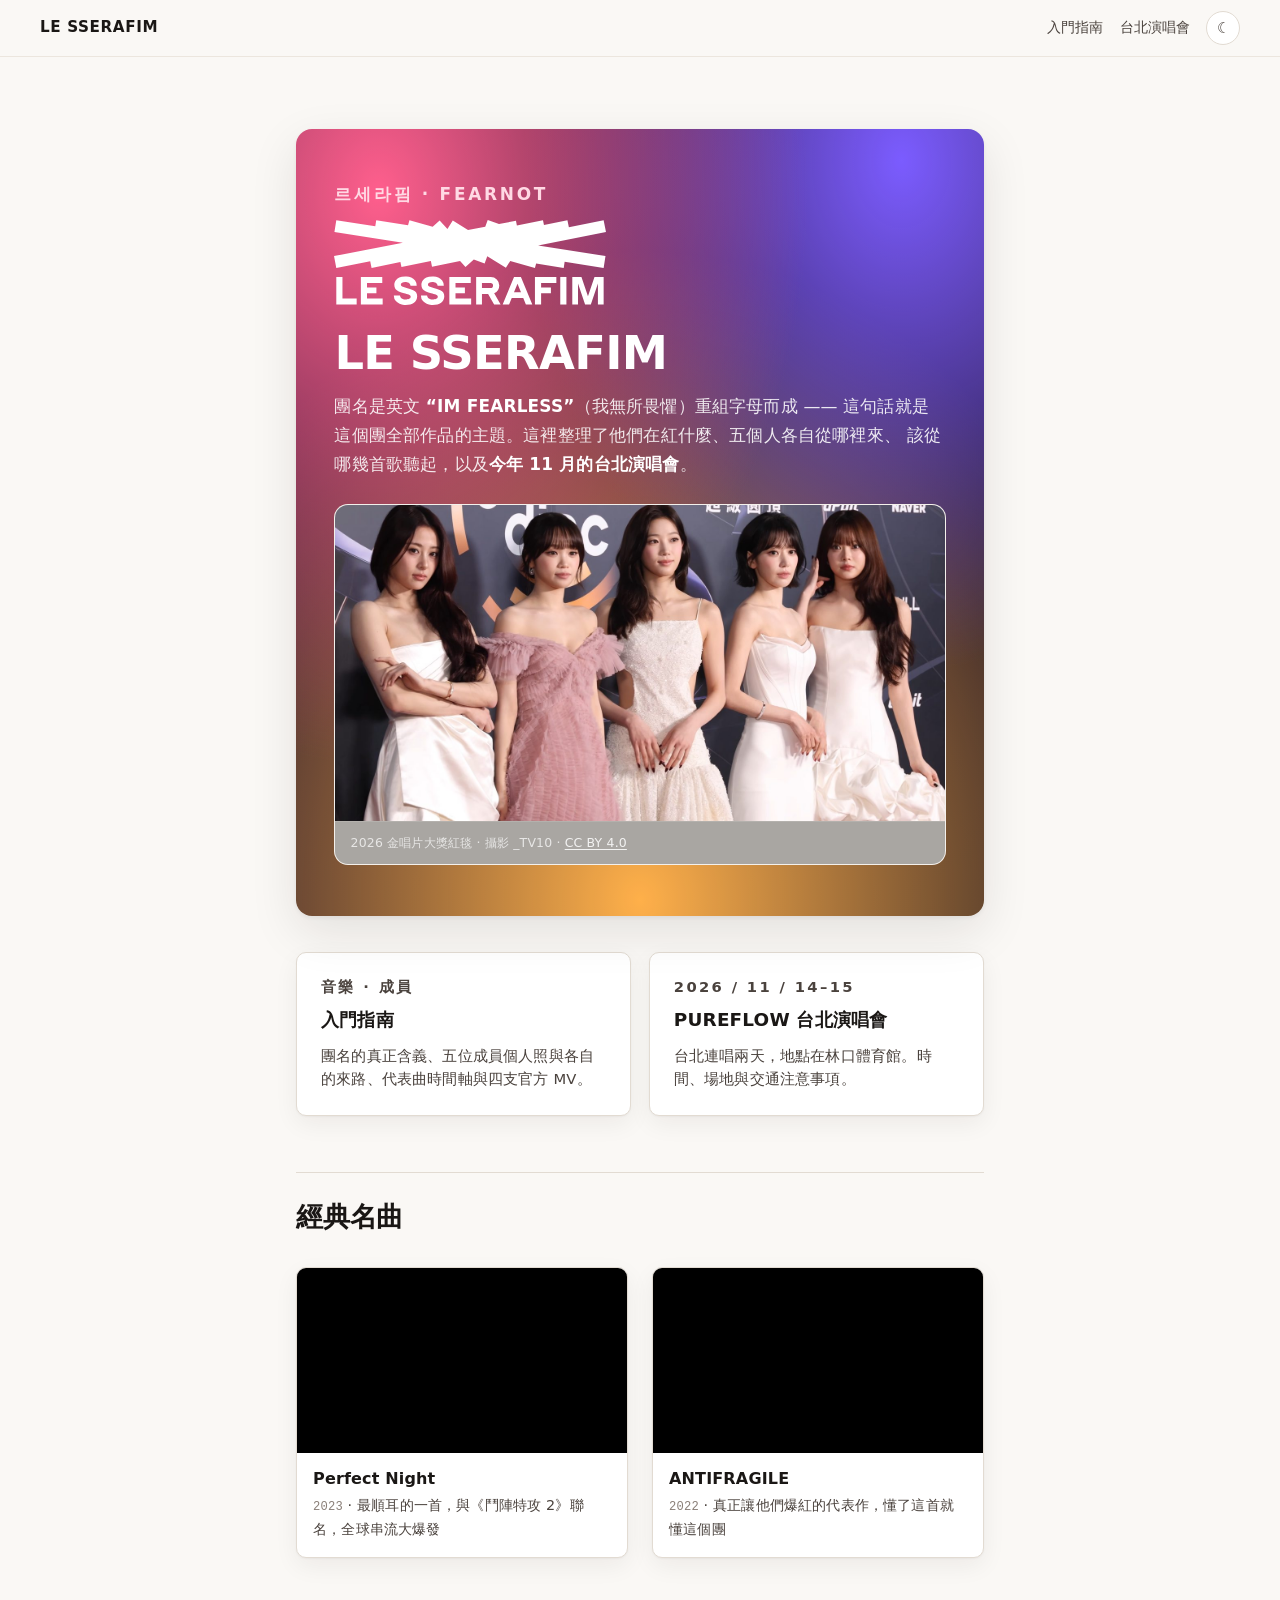
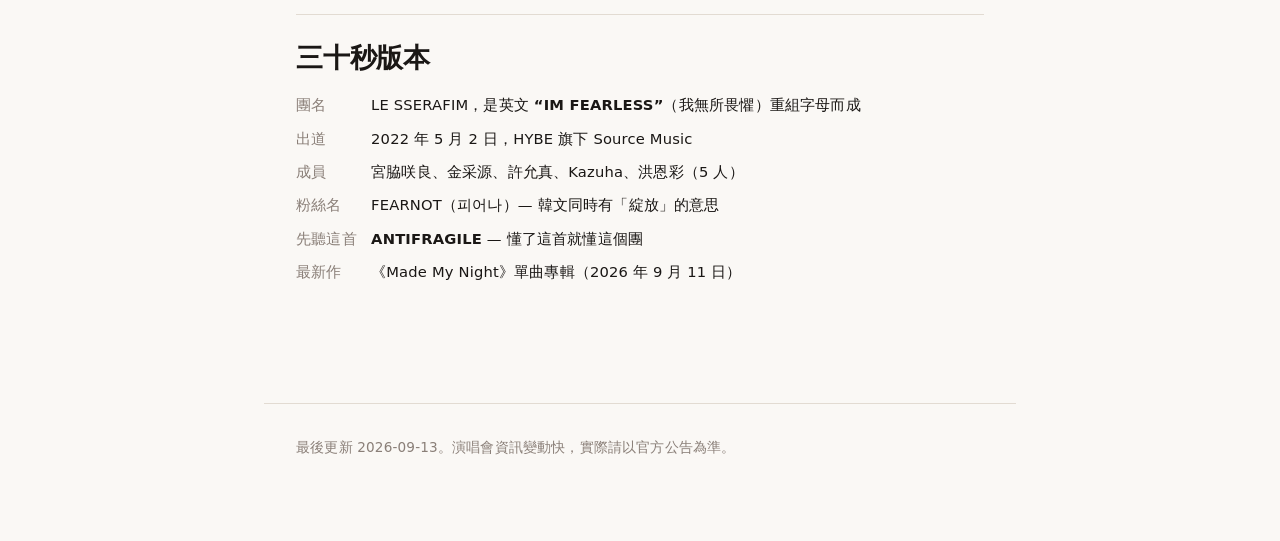
<file: index.html>
<!DOCTYPE html>
<html lang="zh-Hant">
<head>
<meta charset="utf-8">
<meta name="viewport" content="width=device-width, initial-scale=1">
<title>LE SSERAFIM</title>
<meta name="description" content="LE SSERAFIM 入門指南：團名含義、五位成員背景、代表曲與官方 MV，以及 2026 PUREFLOW 台北演唱會資訊。">
<link rel="stylesheet" href="assets/style.css">
<link rel="icon" href="data:image/svg+xml,%3Csvg xmlns='http://www.w3.org/2000/svg' viewBox='0 0 100 100'%3E%3Ctext y='.9em' font-size='90'%3E%F0%9F%8E%A4%3C/text%3E%3C/svg%3E">
<script src="assets/app.js"></script>
<script src="assets/counter.js" defer></script>
</head>
<body>

<header class="topbar">
  <a class="topbar__home" href="index.html">LE SSERAFIM</a>
  <p class="hits" hidden><span class="hits__icon" aria-hidden="true">👁</span><span class="hits__label">瀏覽次數</span> <b data-hit-count>—</b></p>
  <nav>
    <a href="lesserafim.html">入門指南</a>
    <a href="concert.html">台北演唱會</a>
    <button class="theme-toggle" type="button">☾</button>
  </nav>
</header>

<main>
  <section class="hero">
    <p class="eyebrow">르세라핌 · FEARNOT</p>
    <img class="hero__logo" src="assets/img/logo-white.svg" alt="LE SSERAFIM" width="800" height="251">
    <h1>LE SSERAFIM</h1>
    <p>
      團名是英文 <strong>“IM FEARLESS”</strong>（我無所畏懼）重組字母而成 ——
      這句話就是這個團全部作品的主題。這裡整理了他們在紅什麼、五個人各自從哪裡來、
      該從哪幾首歌聽起，以及<strong>今年 11 月的台北演唱會</strong>。
    </p>
    <figure class="cover">
      <img src="assets/img/cover-gda.jpg" width="1500" height="779" loading="eager" decoding="async"
           alt="LE SSERAFIM 五位成員在 2026 金唱片大獎紅毯合影">
      <figcaption>2026 金唱片大獎紅毯 · 攝影 _TV10 ·
        <a href="https://creativecommons.org/licenses/by/4.0/">CC BY 4.0</a></figcaption>
    </figure>
  </section>

  <div class="cards">
    <a class="card" href="lesserafim.html">
      <p class="eyebrow">音樂 · 成員</p>
      <h3>入門指南</h3>
      <p>團名的真正含義、五位成員個人照與各自的來路、代表曲時間軸與四支官方 MV。</p>
    </a>

    <a class="card" href="concert.html">
      <p class="eyebrow">2026 / 11 / 14–15</p>
      <h3>PUREFLOW 台北演唱會</h3>
      <p>台北連唱兩天，地點在林口體育館。時間、場地與交通注意事項。</p>
    </a>
  </div>

  <h2>經典名曲</h2>

  <div class="videos">
    <figure class="video">
      <div class="frame">
        <iframe src="https://www.youtube-nocookie.com/embed/hLvWy2b857I"
                title="LE SSERAFIM — Perfect Night 官方 MV"
                loading="lazy" allowfullscreen
                referrerpolicy="strict-origin-when-cross-origin"
                allow="accelerometer; autoplay; clipboard-write; encrypted-media; gyroscope; picture-in-picture"></iframe>
      </div>
      <figcaption>
        <b>Perfect Night</b>
        <span class="yr">2023</span> · 最順耳的一首，與《鬥陣特攻 2》聯名，全球串流大爆發
      </figcaption>
    </figure>

    <figure class="video">
      <div class="frame">
        <iframe src="https://www.youtube-nocookie.com/embed/pyf8cbqyfPs"
                title="LE SSERAFIM — ANTIFRAGILE 官方 MV"
                loading="lazy" allowfullscreen
                referrerpolicy="strict-origin-when-cross-origin"
                allow="accelerometer; autoplay; clipboard-write; encrypted-media; gyroscope; picture-in-picture"></iframe>
      </div>
      <figcaption>
        <b>ANTIFRAGILE</b>
        <span class="yr">2022</span> · 真正讓他們爆紅的代表作，懂了這首就懂這個團
      </figcaption>
    </figure>
  </div>

  <h2>三十秒版本</h2>

  <dl class="meta-grid">
    <dt>團名</dt>   <dd>LE SSERAFIM，是英文 <strong>“IM FEARLESS”</strong>（我無所畏懼）重組字母而成</dd>
    <dt>出道</dt>   <dd>2022 年 5 月 2 日，HYBE 旗下 Source Music</dd>
    <dt>成員</dt>   <dd>宮脇咲良、金采源、許允真、Kazuha、洪恩彩（5 人）</dd>
    <dt>粉絲名</dt> <dd>FEARNOT（피어나）— 韓文同時有「綻放」的意思</dd>
    <dt>先聽這首</dt><dd><strong>ANTIFRAGILE</strong> — 懂了這首就懂這個團</dd>
    <dt>最新作</dt> <dd>《Made My Night》單曲專輯（2026 年 9 月 11 日）</dd>
  </dl>
</main>

<footer>
  <p>最後更新 2026-09-13。演唱會資訊變動快，實際請以官方公告為準。</p>
</footer>

</body>
</html>
</file>
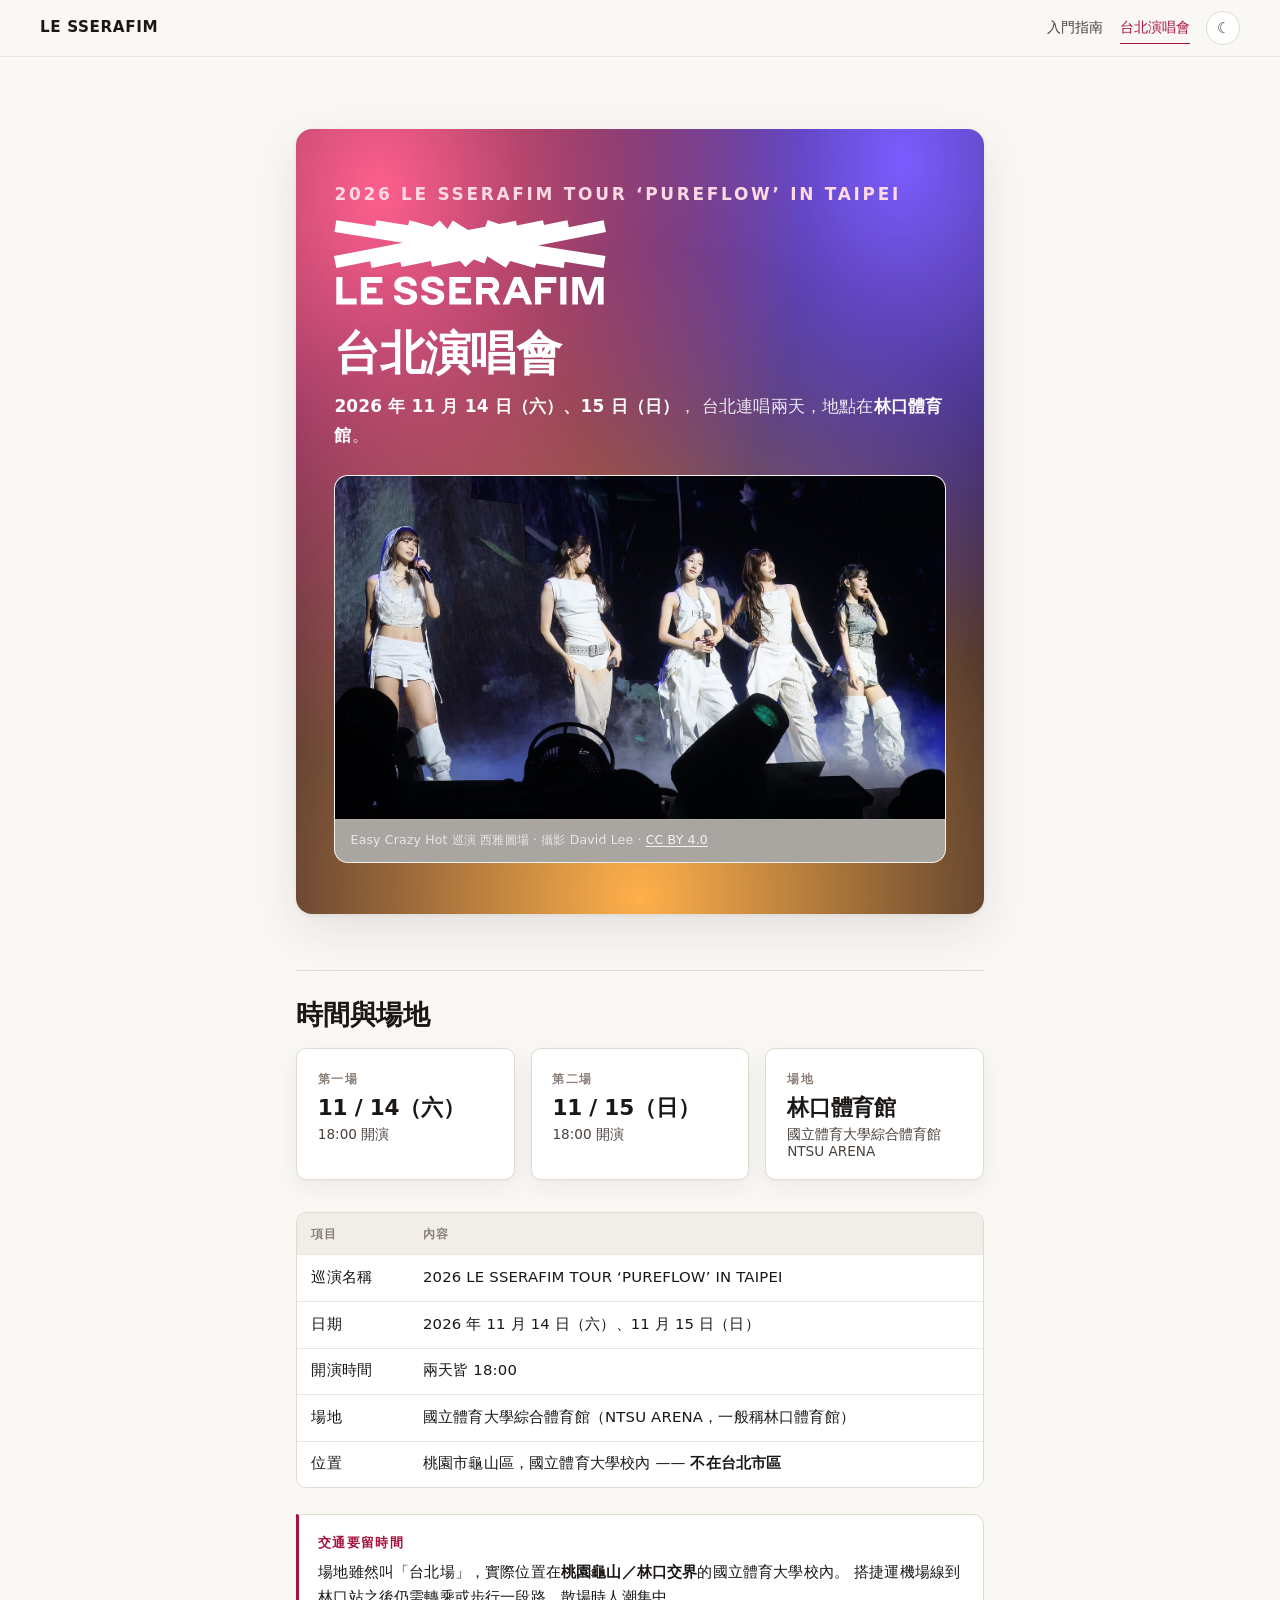
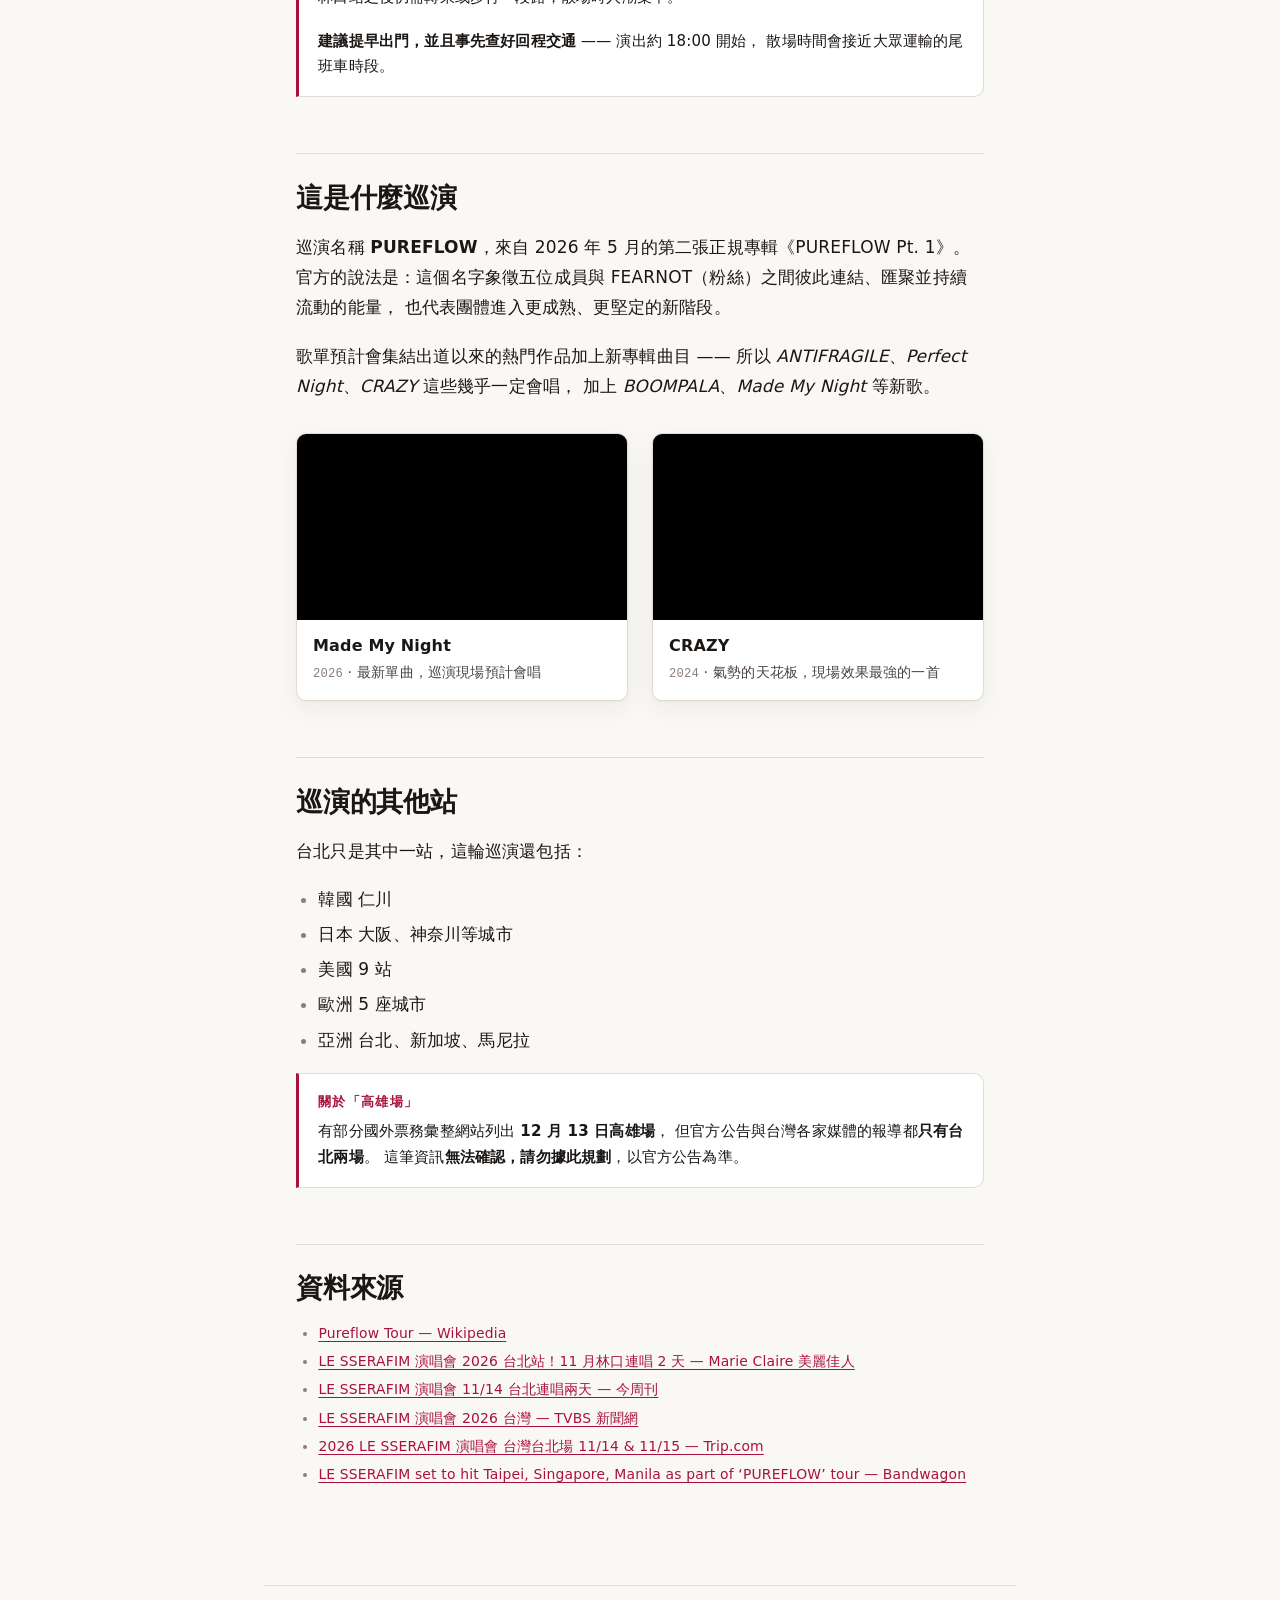
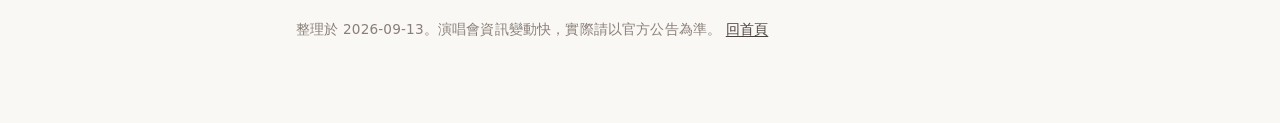
<file: concert.html>
<!DOCTYPE html>
<html lang="zh-Hant">
<head>
<meta charset="utf-8">
<meta name="viewport" content="width=device-width, initial-scale=1">
<title>PUREFLOW 台北演唱會 2026 — LE SSERAFIM</title>
<meta name="description" content="LE SSERAFIM 2026 PUREFLOW 台北演唱會：11 月 14–15 日於林口體育館，時間、場地與交通資訊。">
<link rel="stylesheet" href="assets/style.css">
<link rel="icon" href="data:image/svg+xml,%3Csvg xmlns='http://www.w3.org/2000/svg' viewBox='0 0 100 100'%3E%3Ctext y='.9em' font-size='90'%3E%F0%9F%8E%A4%3C/text%3E%3C/svg%3E">
<script src="assets/app.js"></script>
<script src="assets/counter.js" defer></script>
</head>
<body>

<header class="topbar">
  <a class="topbar__home" href="index.html">LE SSERAFIM</a>
  <p class="hits" hidden><span class="hits__icon" aria-hidden="true">👁</span><span class="hits__label">瀏覽次數</span> <b data-hit-count>—</b></p>
  <nav>
    <a href="lesserafim.html">入門指南</a>
    <a href="concert.html" aria-current="page">台北演唱會</a>
    <button class="theme-toggle" type="button">☾</button>
  </nav>
</header>

<main>
  <section class="hero">
    <p class="eyebrow">2026 LE SSERAFIM TOUR ‘PUREFLOW’ IN TAIPEI</p>
    <img class="hero__logo" src="assets/img/logo-white.svg" alt="LE SSERAFIM" width="800" height="251">
    <h1>台北演唱會</h1>
    <p>
      <strong>2026 年 11 月 14 日（六）、15 日（日）</strong>，
      台北連唱兩天，地點在<strong>林口體育館</strong>。
    </p>
    <figure class="cover">
      <img src="assets/img/cover-live.jpg" width="1500" height="844" loading="eager" decoding="async"
           alt="LE SSERAFIM 五位成員在演唱會舞台上表演">
      <figcaption>Easy Crazy Hot 巡演 西雅圖場 · 攝影 David Lee ·
        <a href="https://creativecommons.org/licenses/by/4.0/">CC BY 4.0</a></figcaption>
    </figure>
  </section>

  <h2 id="when">時間與場地</h2>

  <dl class="bigdate">
    <div>
      <dt>第一場</dt>
      <dd>11 / 14（六）<small>18:00 開演</small></dd>
    </div>
    <div>
      <dt>第二場</dt>
      <dd>11 / 15（日）<small>18:00 開演</small></dd>
    </div>
    <div>
      <dt>場地</dt>
      <dd>林口體育館<small>國立體育大學綜合體育館 NTSU ARENA</small></dd>
    </div>
  </dl>

  <div class="table-wrap">
    <table>
      <thead><tr><th>項目</th><th>內容</th></tr></thead>
      <tbody>
        <tr><td>巡演名稱</td><td>2026 LE SSERAFIM TOUR ‘PUREFLOW’ IN TAIPEI</td></tr>
        <tr><td>日期</td><td>2026 年 11 月 14 日（六）、11 月 15 日（日）</td></tr>
        <tr><td>開演時間</td><td>兩天皆 18:00</td></tr>
        <tr><td>場地</td><td>國立體育大學綜合體育館（NTSU ARENA，一般稱林口體育館）</td></tr>
        <tr><td>位置</td><td>桃園市龜山區，國立體育大學校內 —— <strong>不在台北市區</strong></td></tr>
      </tbody>
    </table>
  </div>

  <div class="note">
    <p class="note__title">交通要留時間</p>
    <p>
      場地雖然叫「台北場」，實際位置在<strong>桃園龜山／林口交界</strong>的國立體育大學校內。
      搭捷運機場線到林口站之後仍需轉乘或步行一段路，散場時人潮集中。
    </p>
    <p>
      <strong>建議提早出門，並且事先查好回程交通</strong> —— 演出約 18:00 開始，
      散場時間會接近大眾運輸的尾班車時段。
    </p>
  </div>

  <h2 id="tour">這是什麼巡演</h2>

  <p>
    巡演名稱 <strong>PUREFLOW</strong>，來自 2026 年 5 月的第二張正規專輯《PUREFLOW Pt. 1》。
    官方的說法是：這個名字象徵五位成員與 FEARNOT（粉絲）之間彼此連結、匯聚並持續流動的能量，
    也代表團體進入更成熟、更堅定的新階段。
  </p>

  <p>
    歌單預計會集結出道以來的熱門作品加上新專輯曲目 ——
    所以 <em>ANTIFRAGILE</em>、<em>Perfect Night</em>、<em>CRAZY</em> 這些幾乎一定會唱，
    加上 <em>BOOMPALA</em>、<em>Made My Night</em> 等新歌。
  </p>

  <div class="videos">
    <figure class="video">
      <div class="frame">
        <iframe src="https://www.youtube-nocookie.com/embed/hNOc_NcD92E"
                title="LE SSERAFIM — Made My Night 官方 MV"
                loading="lazy" allowfullscreen
                referrerpolicy="strict-origin-when-cross-origin"
                allow="accelerometer; autoplay; clipboard-write; encrypted-media; gyroscope; picture-in-picture"></iframe>
      </div>
      <figcaption>
        <b>Made My Night</b>
        <span class="yr">2026</span> · 最新單曲，巡演現場預計會唱
      </figcaption>
    </figure>

    <figure class="video">
      <div class="frame">
        <iframe src="https://www.youtube-nocookie.com/embed/n6B5gQXlB-0"
                title="LE SSERAFIM — CRAZY 官方 MV"
                loading="lazy" allowfullscreen
                referrerpolicy="strict-origin-when-cross-origin"
                allow="accelerometer; autoplay; clipboard-write; encrypted-media; gyroscope; picture-in-picture"></iframe>
      </div>
      <figcaption>
        <b>CRAZY</b>
        <span class="yr">2024</span> · 氣勢的天花板，現場效果最強的一首
      </figcaption>
    </figure>
  </div>

  <h2 id="others">巡演的其他站</h2>

  <p>台北只是其中一站，這輪巡演還包括：</p>

  <ul>
    <li>韓國 仁川</li>
    <li>日本 大阪、神奈川等城市</li>
    <li>美國 9 站</li>
    <li>歐洲 5 座城市</li>
    <li>亞洲 台北、新加坡、馬尼拉</li>
  </ul>

  <div class="note">
    <p class="note__title">關於「高雄場」</p>
    <p>
      有部分國外票務彙整網站列出 <strong>12 月 13 日高雄場</strong>，
      但官方公告與台灣各家媒體的報導都<strong>只有台北兩場</strong>。
      這筆資訊<strong>無法確認，請勿據此規劃</strong>，以官方公告為準。
    </p>
  </div>

  <h2 id="sources">資料來源</h2>

  <ul class="sources">
    <li><a href="https://en.wikipedia.org/wiki/Pureflow_Tour">Pureflow Tour — Wikipedia</a></li>
    <li><a href="https://www.marieclaire.com.tw/entertainment/music/95509">LE SSERAFIM 演唱會 2026 台北站！11 月林口連唱 2 天 — Marie Claire 美麗佳人</a></li>
    <li><a href="https://www.businesstoday.com.tw/article/category/183030/post/202604290016/">LE SSERAFIM 演唱會 11/14 台北連唱兩天 — 今周刊</a></li>
    <li><a href="https://news.tvbs.com.tw/entertainment/3210587">LE SSERAFIM 演唱會 2026 台灣 — TVBS 新聞網</a></li>
    <li><a href="https://tw.trip.com/guide/events/Lesserafim+%E6%BC%94%E5%94%B1%E6%9C%83.html">2026 LE SSERAFIM 演唱會 台灣台北場 11/14 &amp; 11/15 — Trip.com</a></li>
    <li><a href="https://www.bandwagon.asia/articles/it-s-a-celebration-le-sserafim-set-to-hit-taipei-singapore-manila-more-as-part-of-pureflow-tour">LE SSERAFIM set to hit Taipei, Singapore, Manila as part of ‘PUREFLOW’ tour — Bandwagon</a></li>
  </ul>
</main>

<footer>
  <p>
    整理於 2026-09-13。演唱會資訊變動快，實際請以官方公告為準。
    <a href="index.html">回首頁</a>
  </p>
</footer>

</body>
</html>
</file>
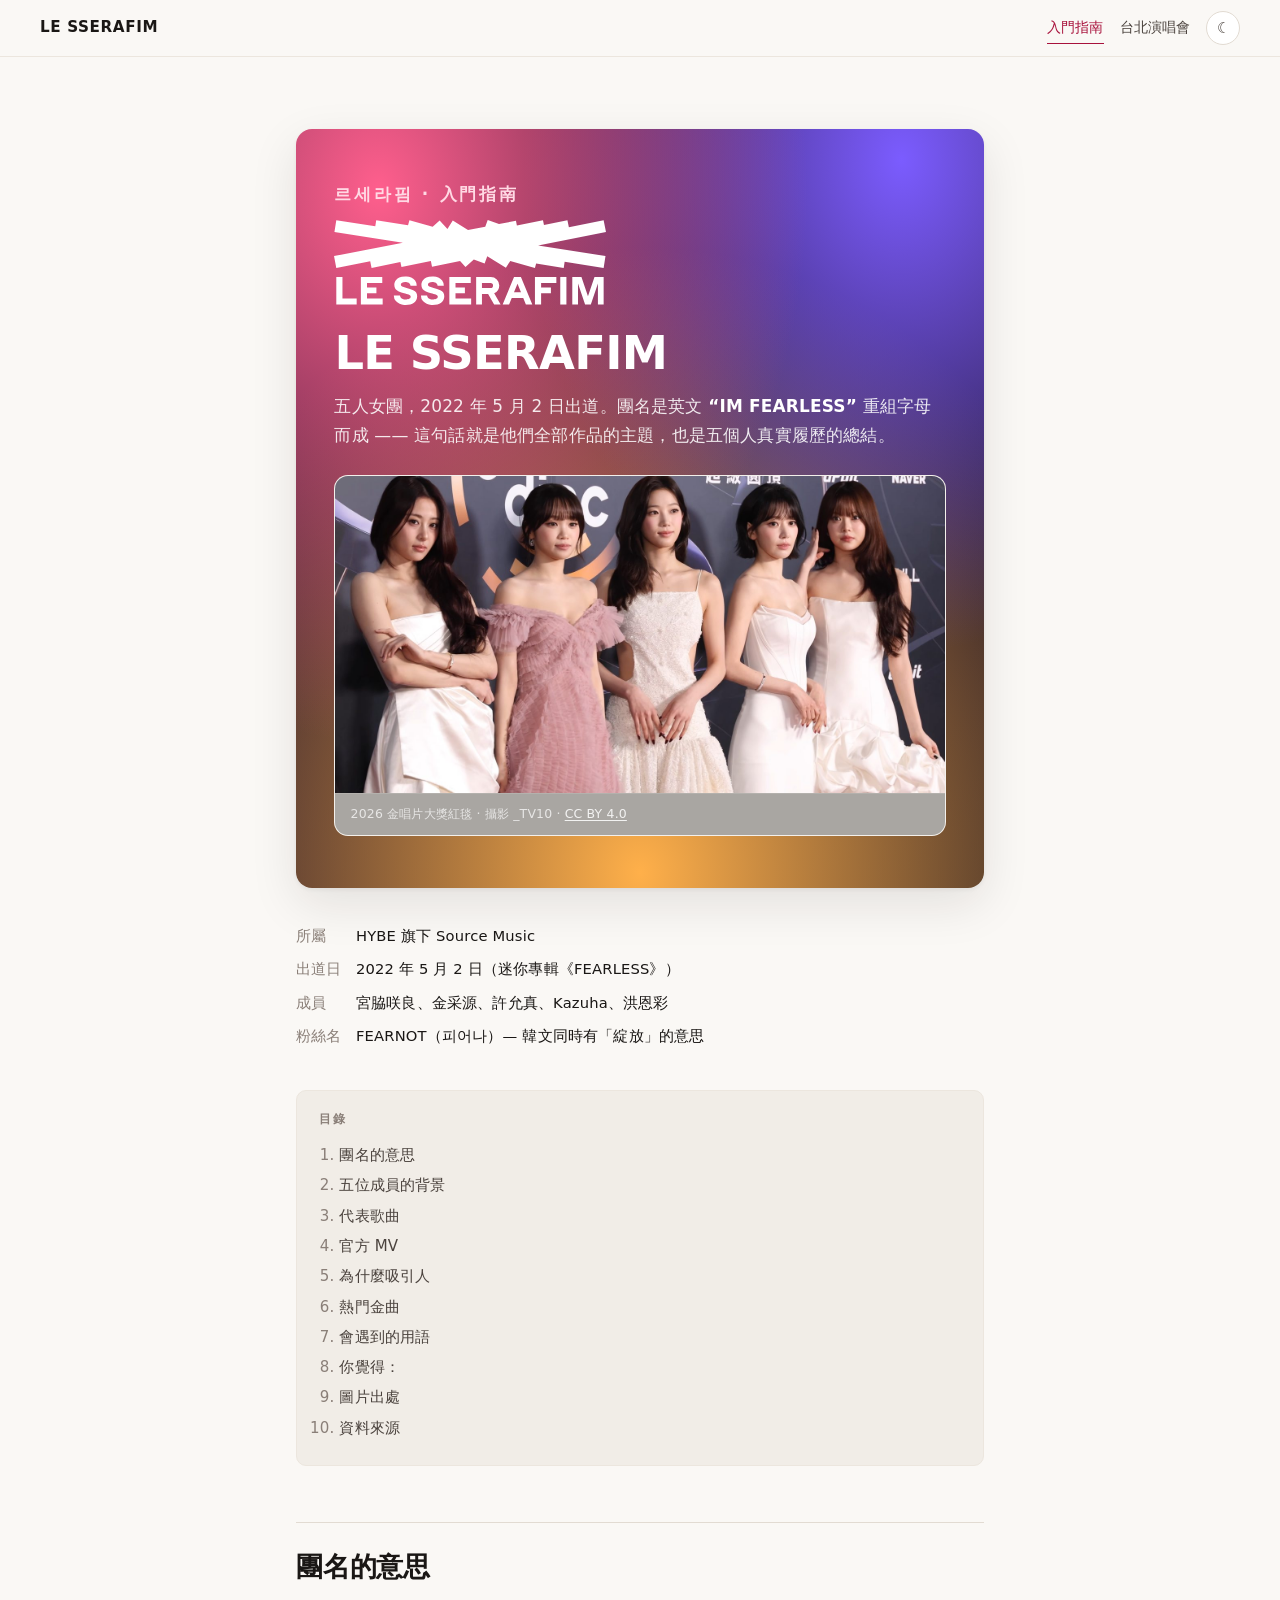
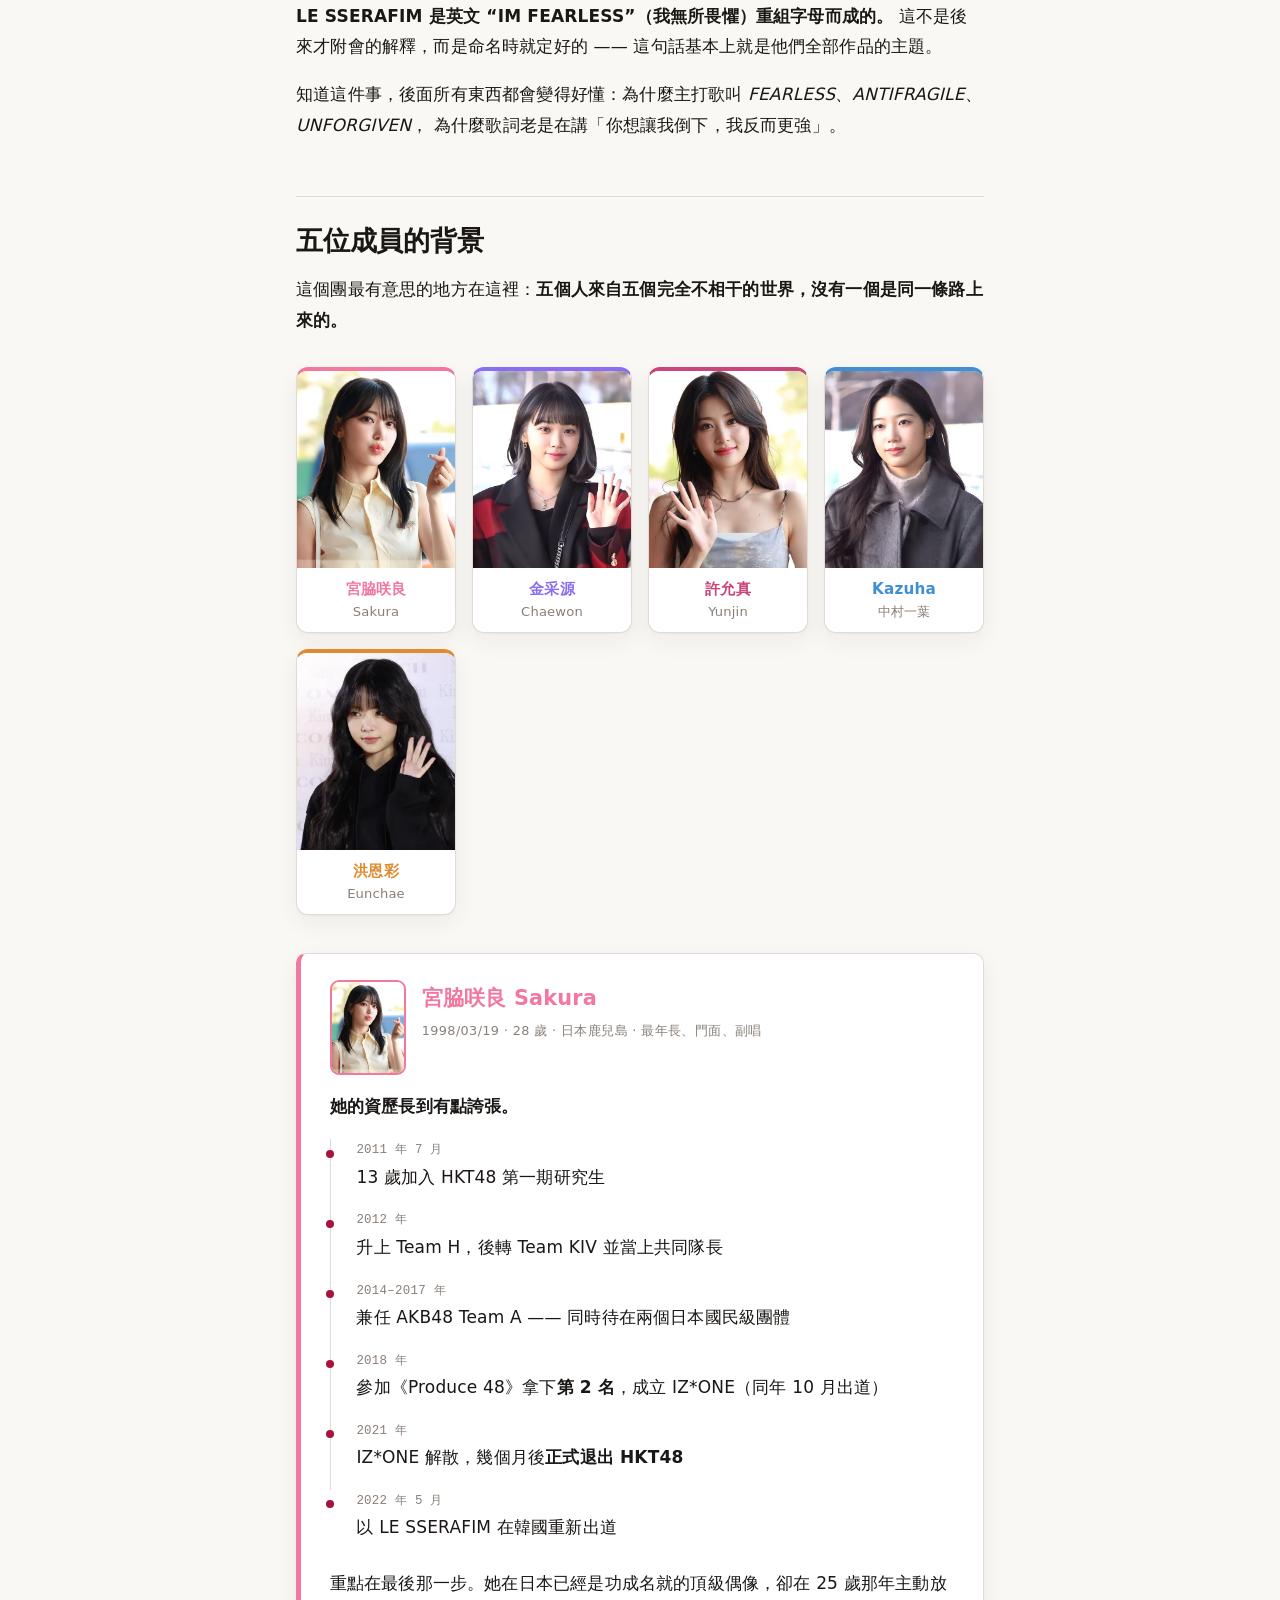
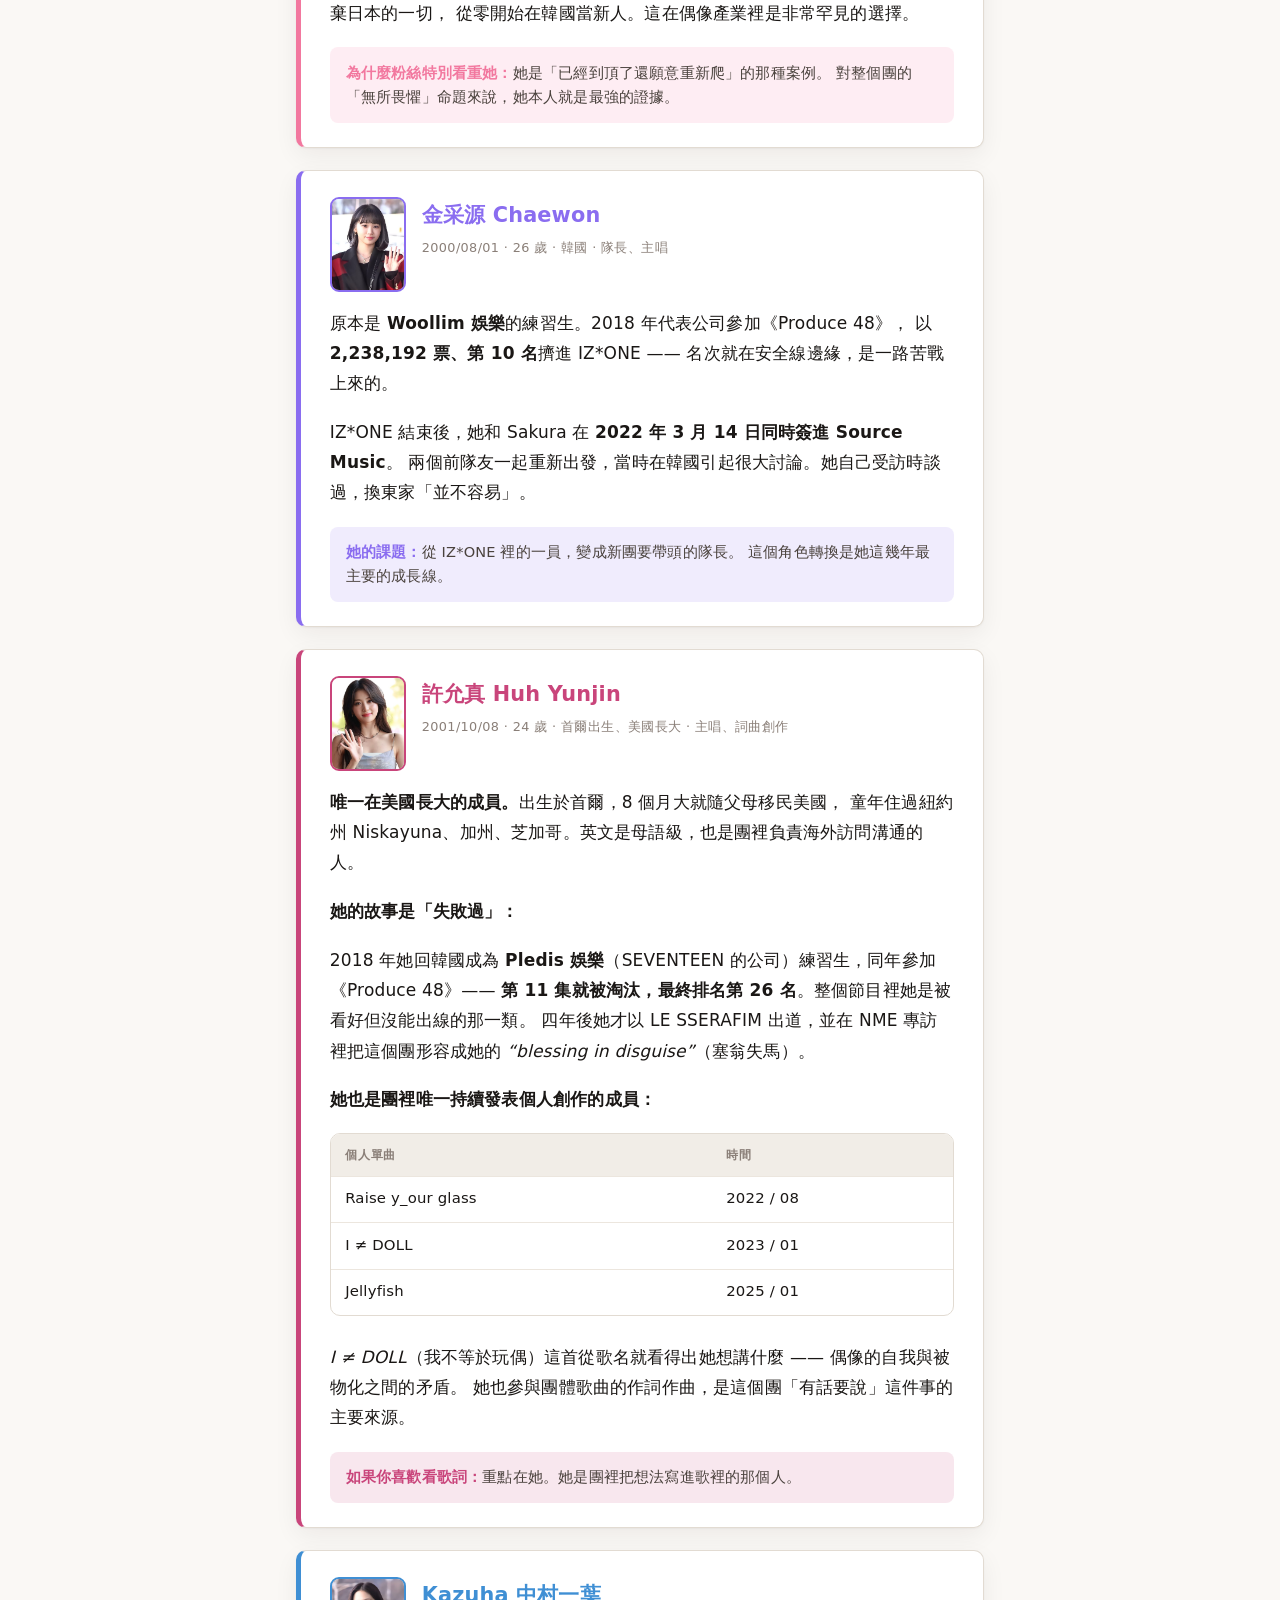
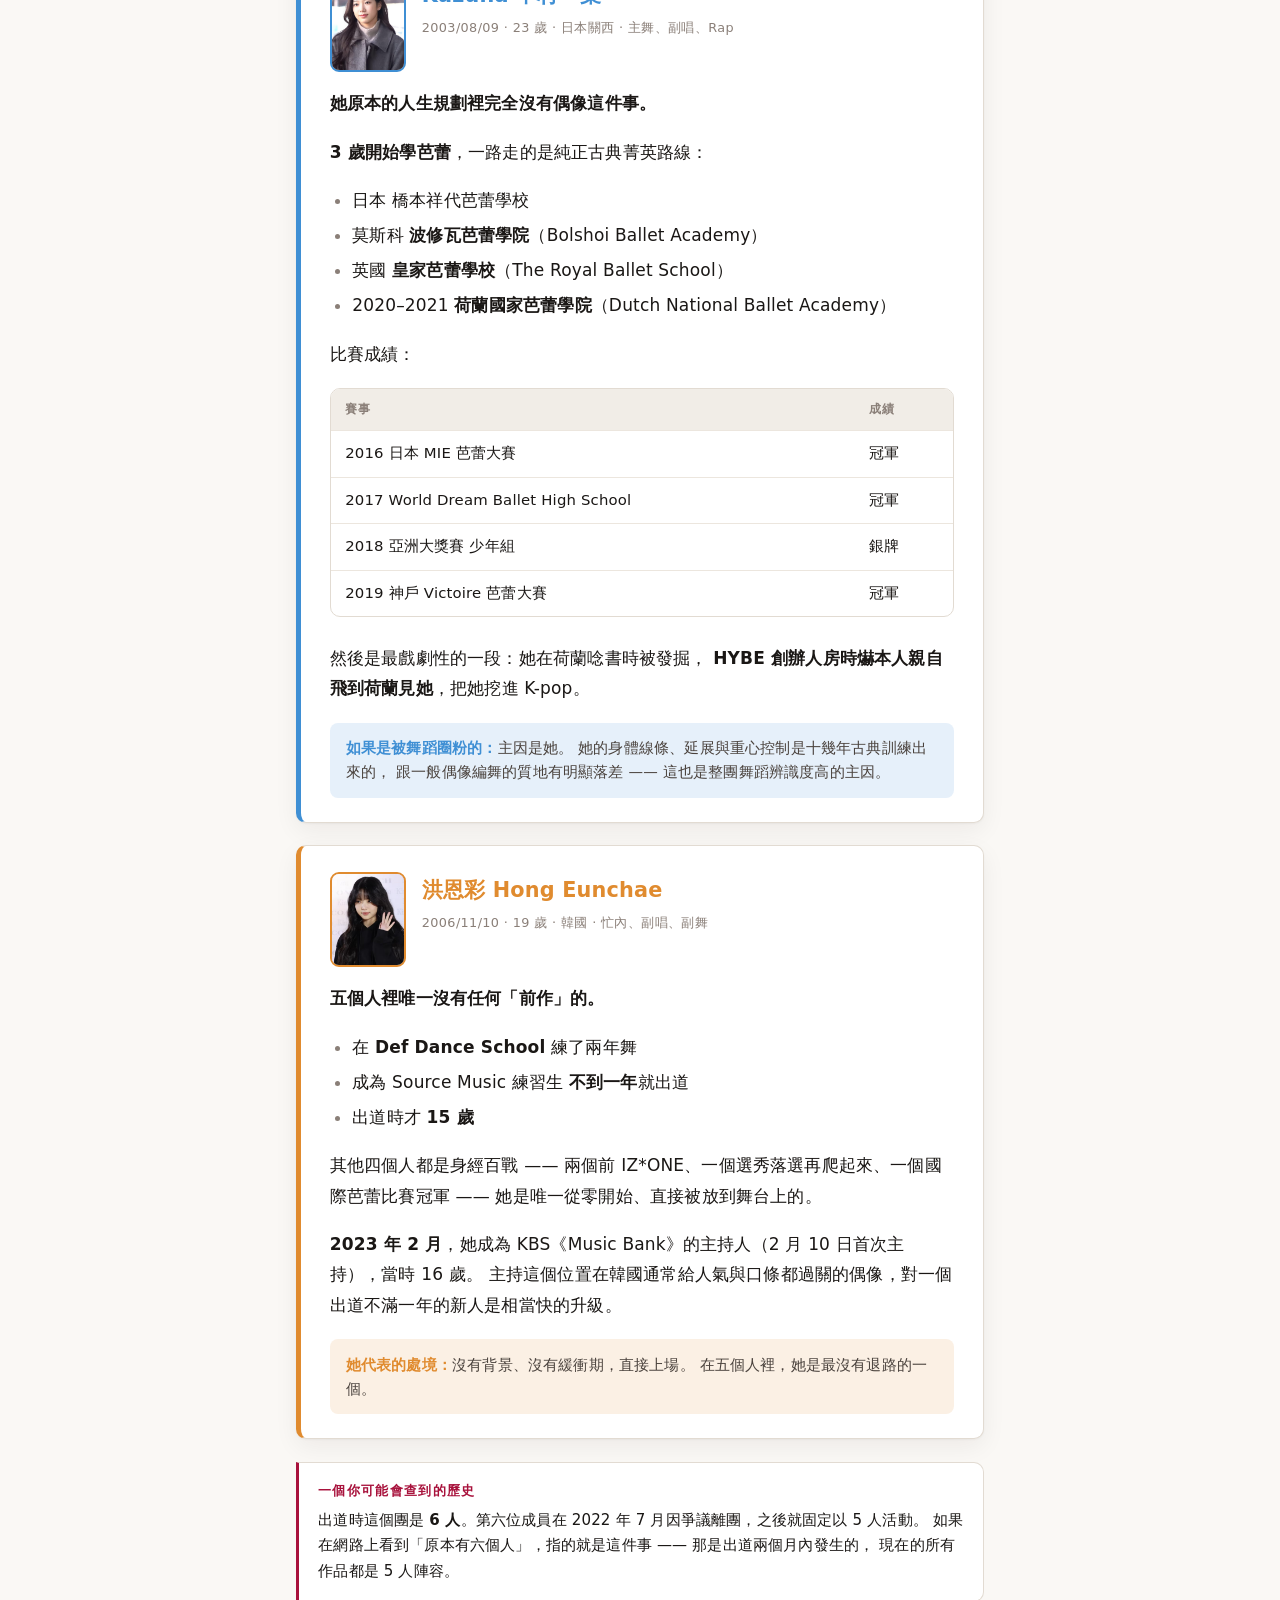
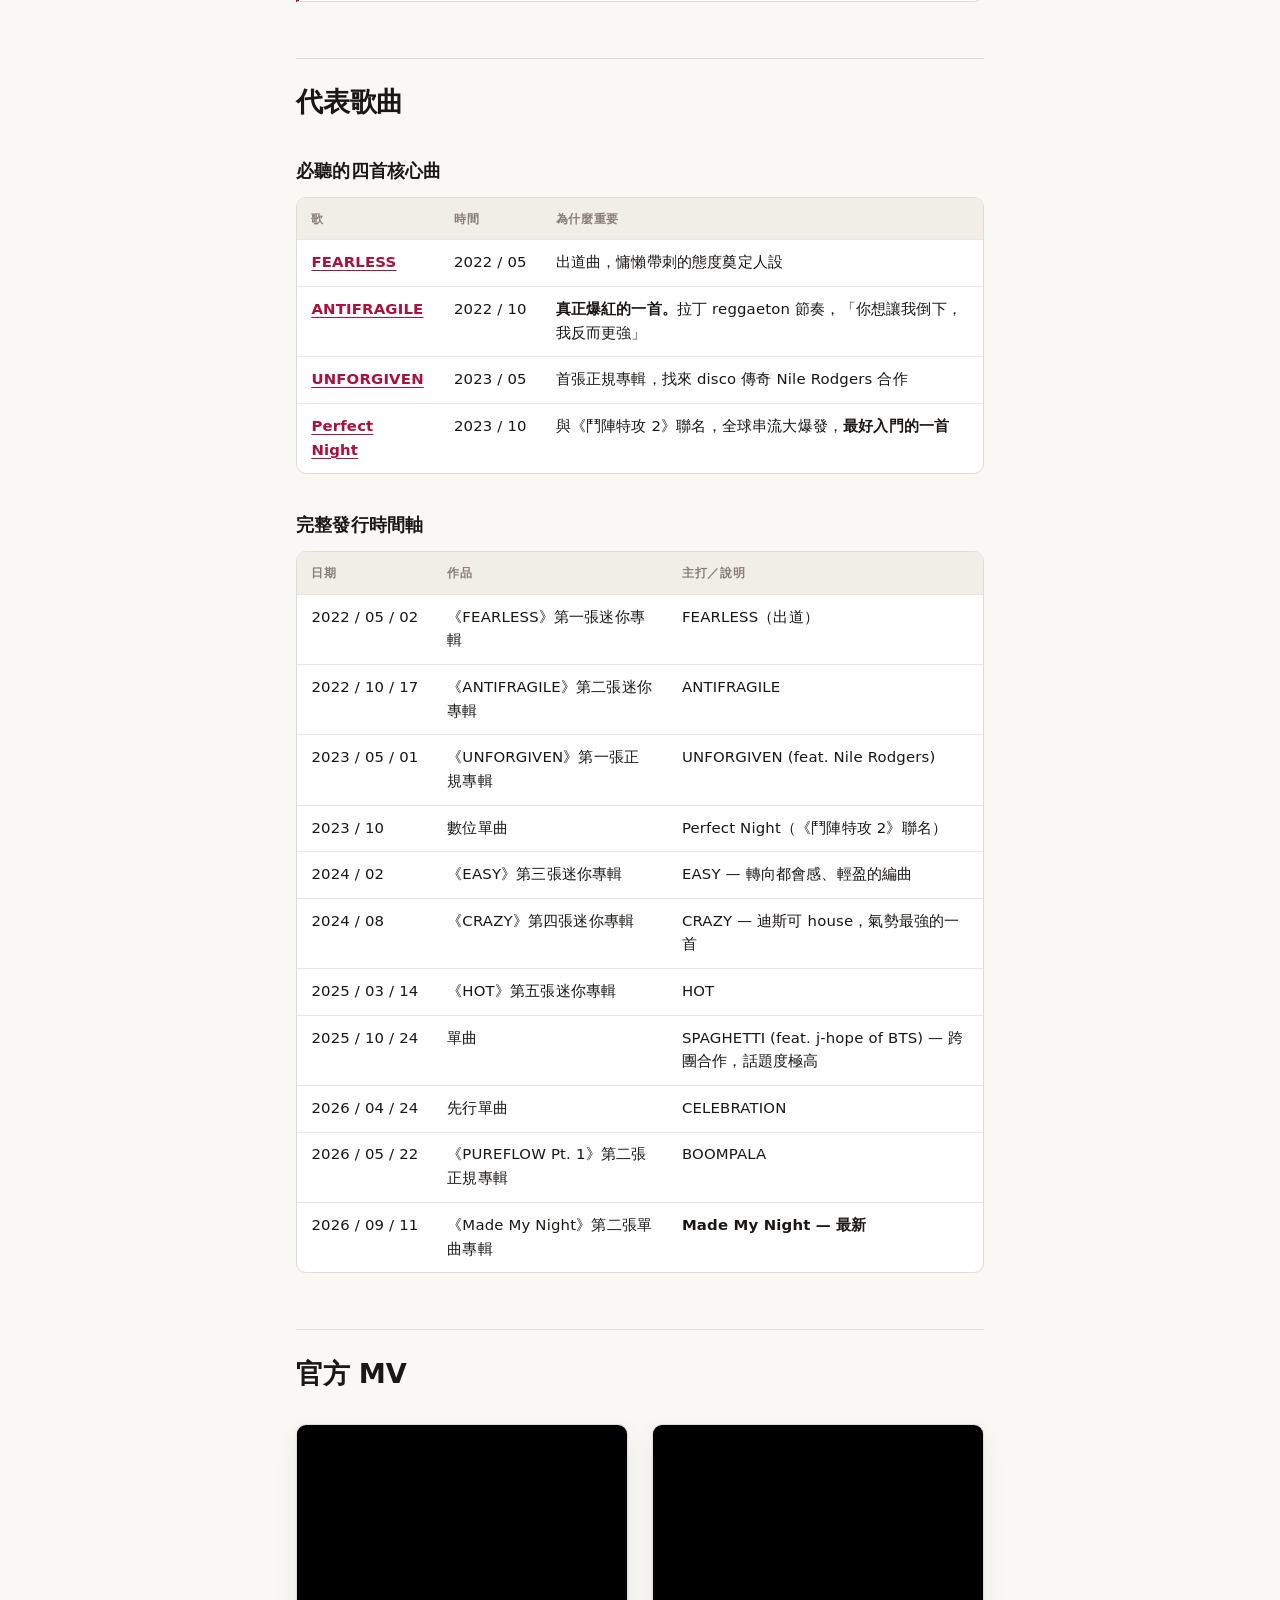
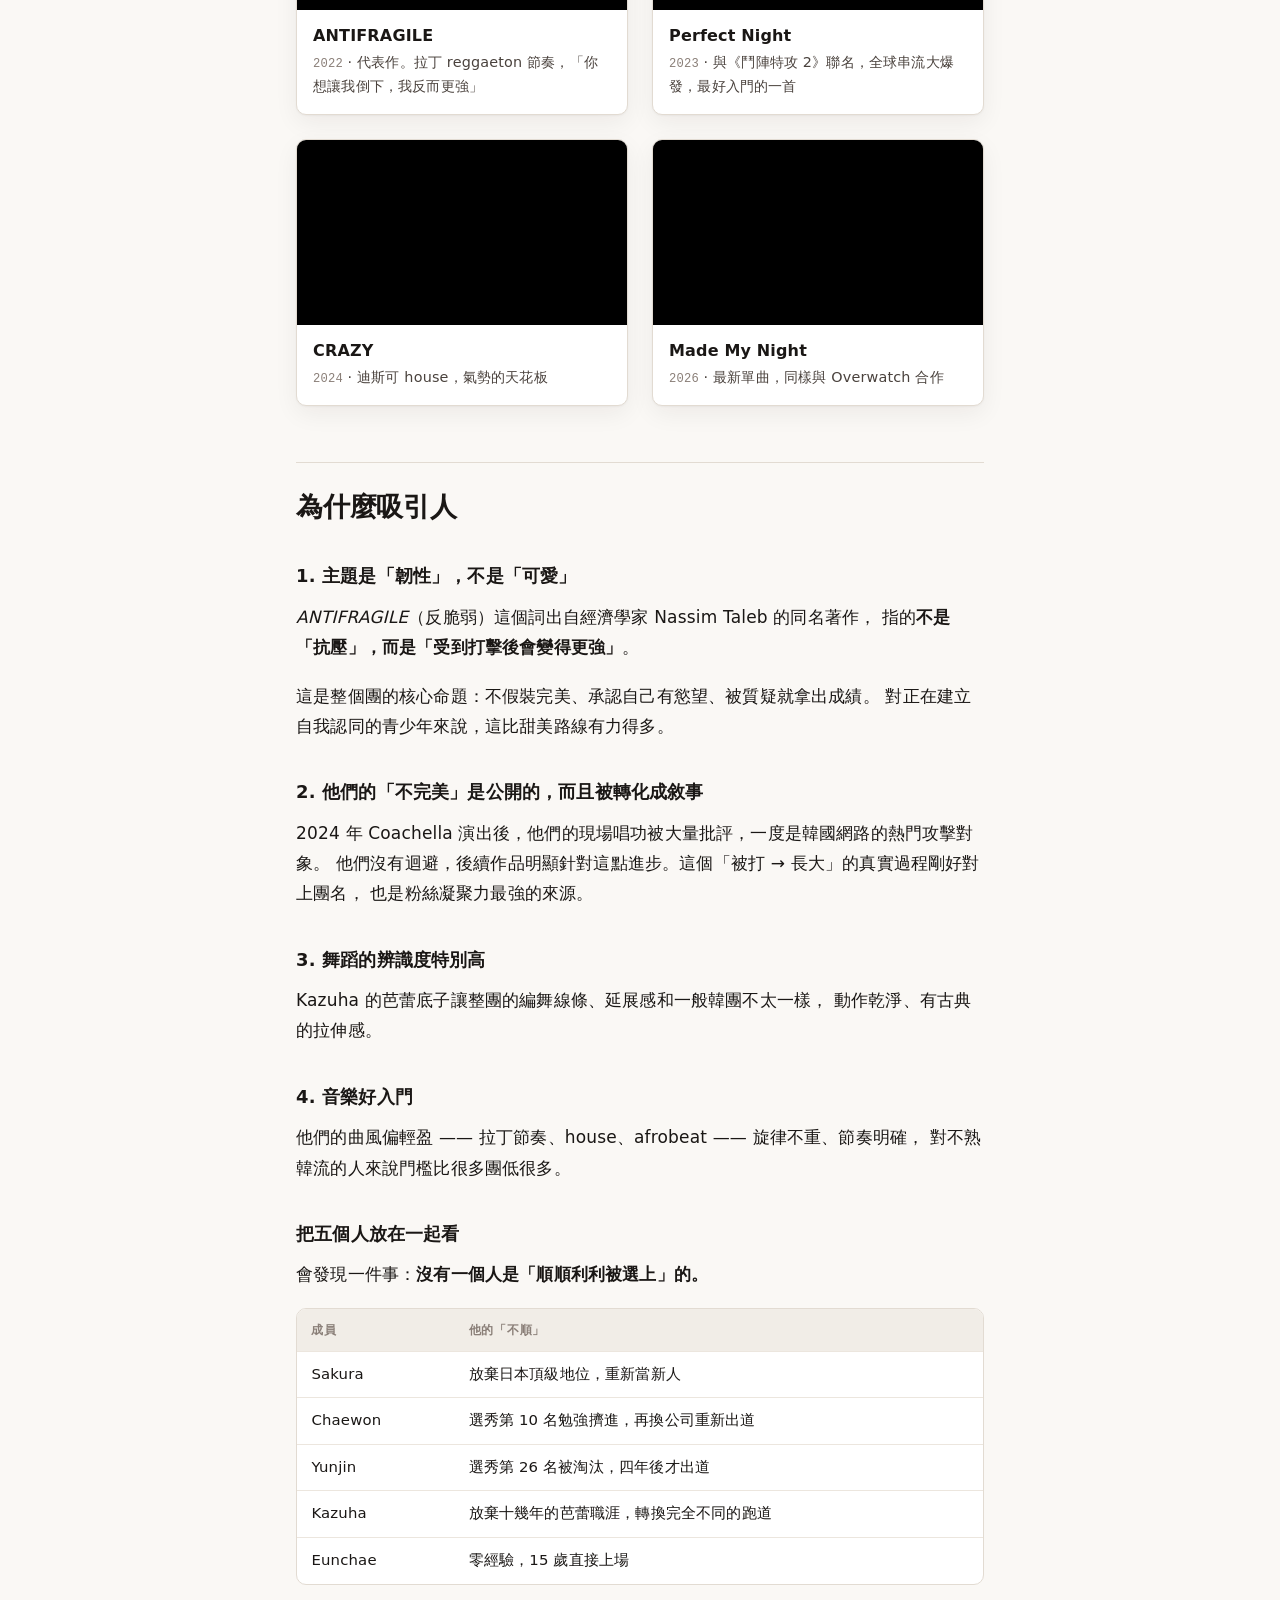
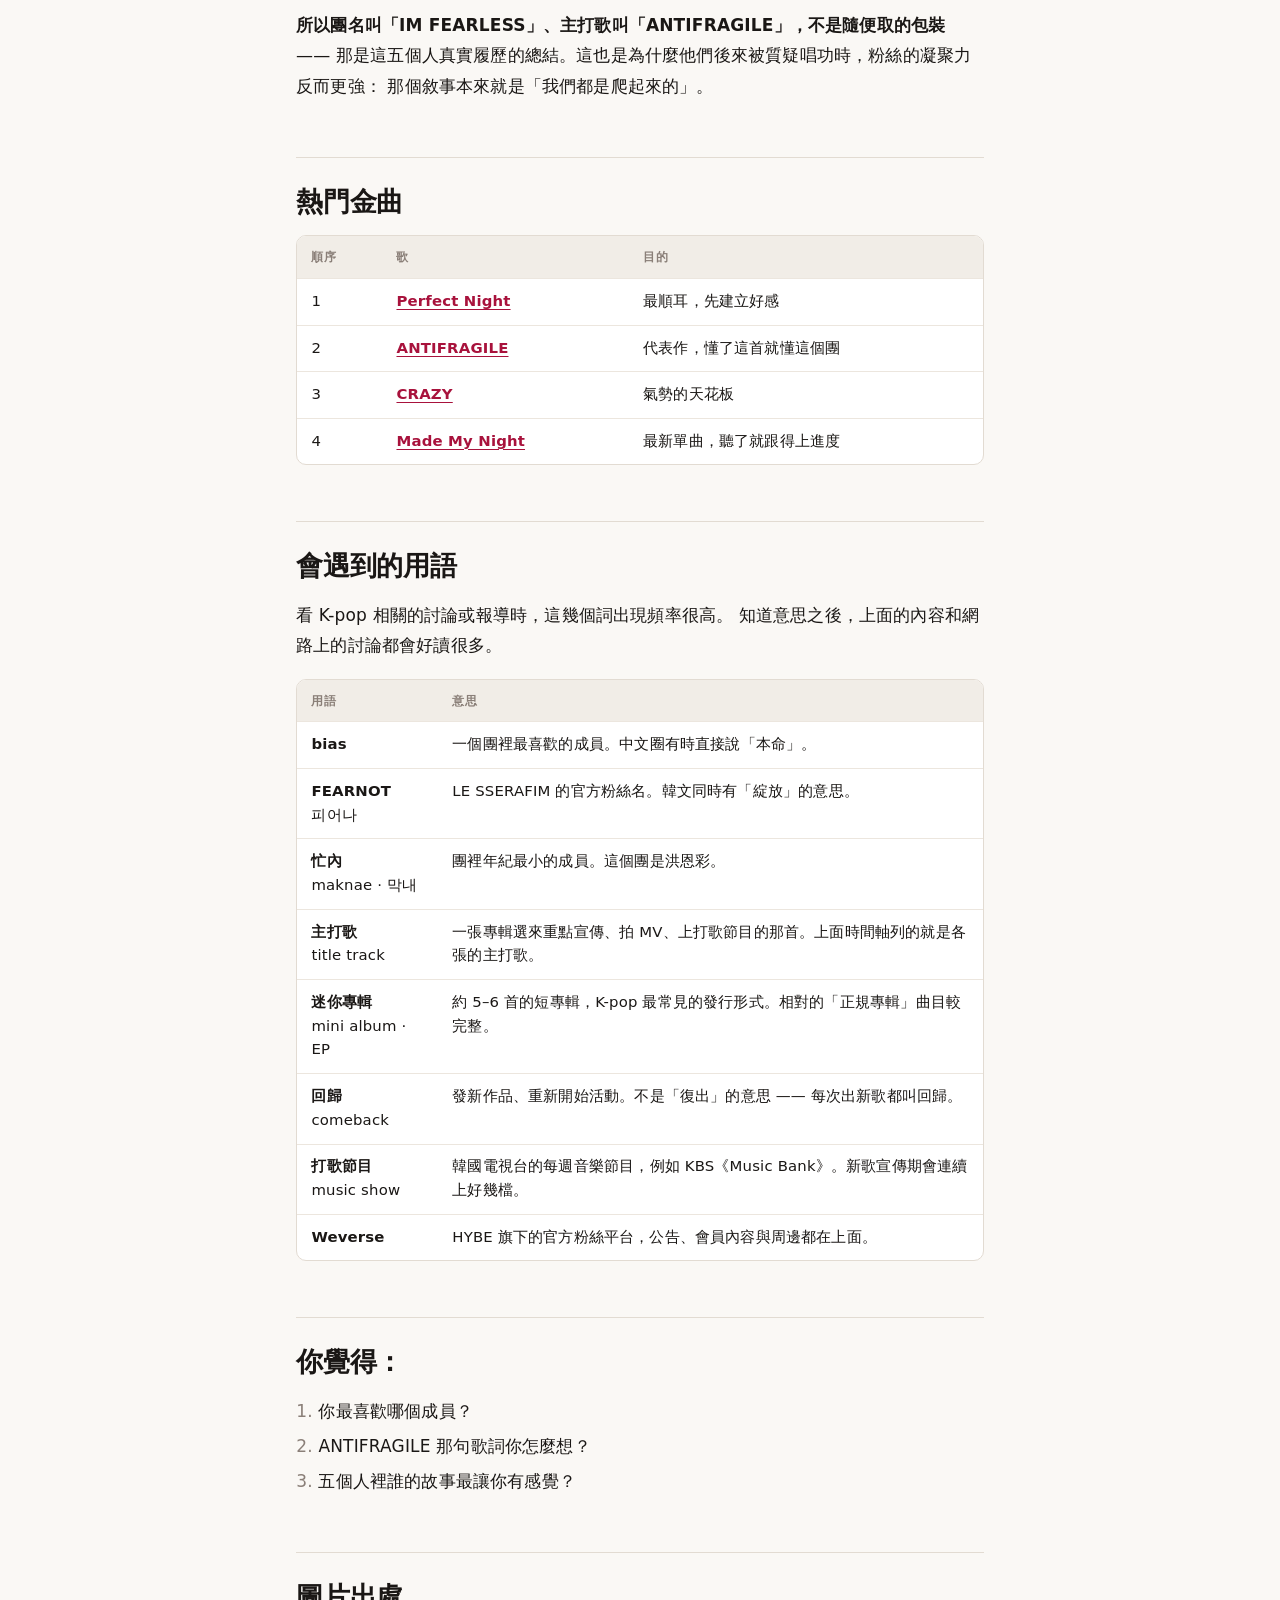
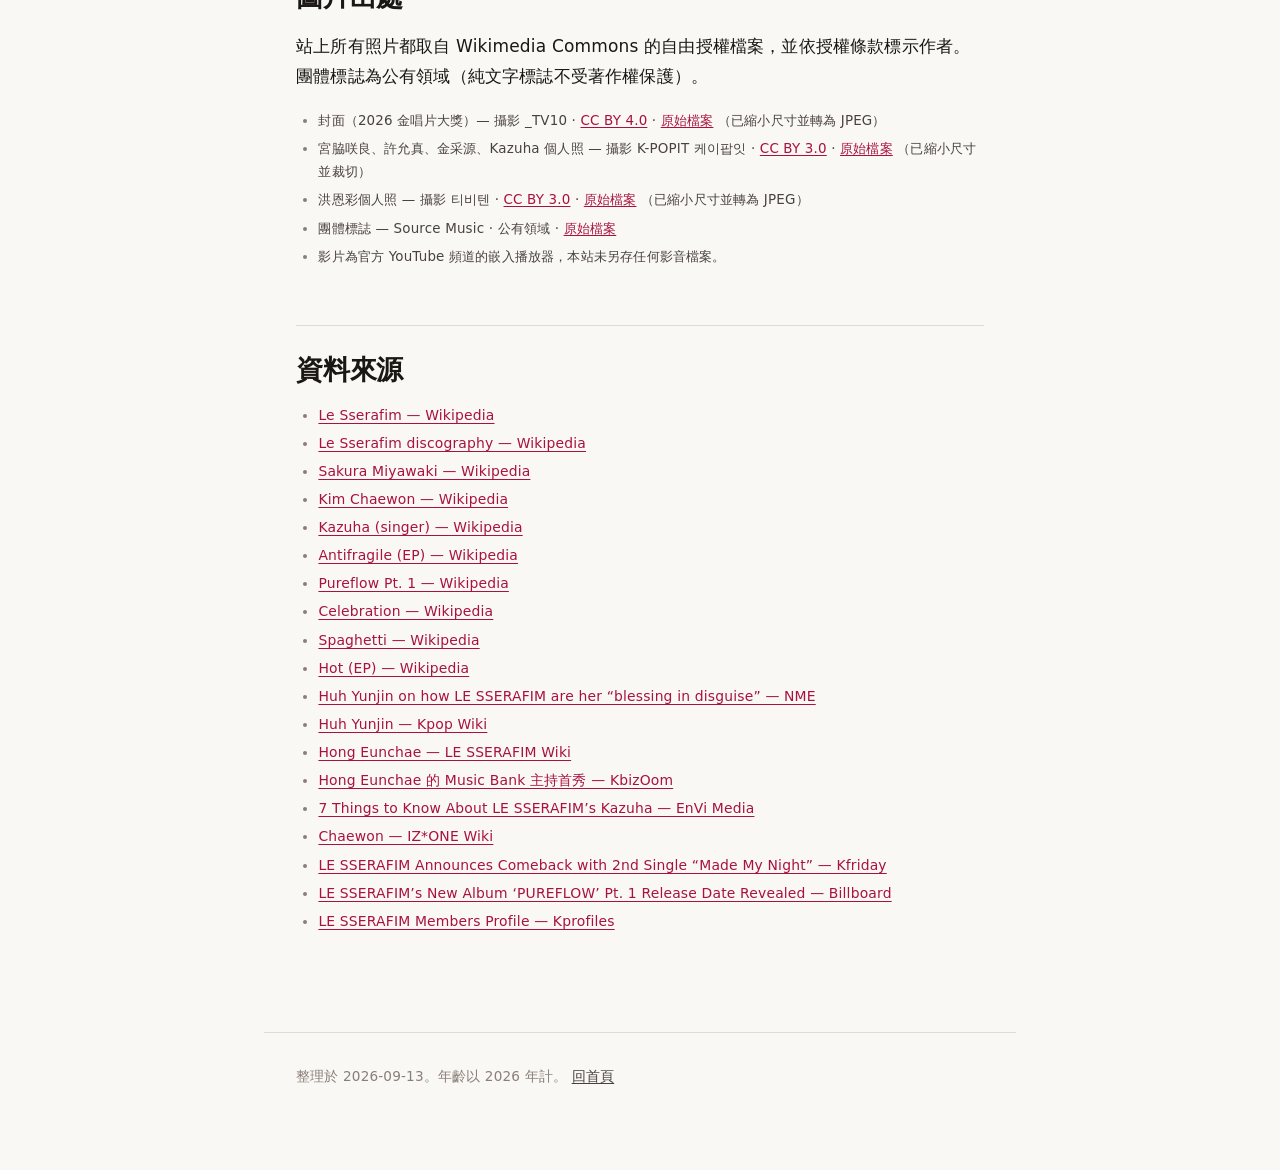
<file: lesserafim.html>
<!DOCTYPE html>
<html lang="zh-Hant">
<head>
<meta charset="utf-8">
<meta name="viewport" content="width=device-width, initial-scale=1">
<title>LE SSERAFIM 入門指南</title>
<meta name="description" content="LE SSERAFIM 團名含義、五位成員個人照與背景、代表曲時間軸、四支官方 MV 與熱門金曲。">
<link rel="stylesheet" href="assets/style.css">
<link rel="icon" href="data:image/svg+xml,%3Csvg xmlns='http://www.w3.org/2000/svg' viewBox='0 0 100 100'%3E%3Ctext y='.9em' font-size='90'%3E%F0%9F%8E%A4%3C/text%3E%3C/svg%3E">
<script src="assets/app.js"></script>
<script src="assets/counter.js" defer></script>
</head>
<body>

<header class="topbar">
  <a class="topbar__home" href="index.html">LE SSERAFIM</a>
  <p class="hits" hidden><span class="hits__icon" aria-hidden="true">👁</span><span class="hits__label">瀏覽次數</span> <b data-hit-count>—</b></p>
  <nav>
    <a href="lesserafim.html" aria-current="page">入門指南</a>
    <a href="concert.html">台北演唱會</a>
    <button class="theme-toggle" type="button">☾</button>
  </nav>
</header>

<main>
  <section class="hero">
    <p class="eyebrow">르세라핌 · 入門指南</p>
    <img class="hero__logo" src="assets/img/logo-white.svg" alt="LE SSERAFIM" width="800" height="251">
    <h1>LE SSERAFIM</h1>
    <p>
      五人女團，2022 年 5 月 2 日出道。團名是英文 <strong>“IM FEARLESS”</strong> 重組字母而成 ——
      這句話就是他們全部作品的主題，也是五個人真實履歷的總結。
    </p>
    <figure class="cover">
      <img src="assets/img/cover-gda.jpg" width="1500" height="779" loading="eager" decoding="async"
           alt="LE SSERAFIM 五位成員在 2026 金唱片大獎紅毯合影">
      <figcaption>2026 金唱片大獎紅毯 · 攝影 _TV10 ·
        <a href="https://creativecommons.org/licenses/by/4.0/">CC BY 4.0</a></figcaption>
    </figure>
  </section>

  <dl class="meta-grid">
    <dt>所屬</dt>      <dd>HYBE 旗下 Source Music</dd>
    <dt>出道日</dt>    <dd>2022 年 5 月 2 日（迷你專輯《FEARLESS》）</dd>
    <dt>成員</dt>      <dd>宮脇咲良、金采源、許允真、Kazuha、洪恩彩</dd>
    <dt>粉絲名</dt>    <dd>FEARNOT（피어나）— 韓文同時有「綻放」的意思</dd>
  </dl>

  <nav class="toc">
    <p class="toc__title">目錄</p>
    <ol>
      <li><a href="#name">團名的意思</a></li>
      <li><a href="#members">五位成員的背景</a></li>
      <li><a href="#songs">代表歌曲</a></li>
      <li><a href="#mv">官方 MV</a></li>
      <li><a href="#why">為什麼吸引人</a></li>
      <li><a href="#start">熱門金曲</a></li>
      <li><a href="#glossary">會遇到的用語</a></li>
      <li><a href="#questions">你覺得：</a></li>
      <li><a href="#credits">圖片出處</a></li>
      <li><a href="#sources">資料來源</a></li>
    </ol>
  </nav>

  <h2 id="name">團名的意思</h2>

  <p>
    <strong>LE SSERAFIM 是英文 “IM FEARLESS”（我無所畏懼）重組字母而成的。</strong>
    這不是後來才附會的解釋，而是命名時就定好的 —— 這句話基本上就是他們全部作品的主題。
  </p>

  <p>
    知道這件事，後面所有東西都會變得好懂：為什麼主打歌叫 <em>FEARLESS</em>、<em>ANTIFRAGILE</em>、<em>UNFORGIVEN</em>，
    為什麼歌詞老是在講「你想讓我倒下，我反而更強」。
  </p>

  <h2 id="members">五位成員的背景</h2>

  <p>
    這個團最有意思的地方在這裡：<strong>五個人來自五個完全不相干的世界，沒有一個是同一條路上來的。</strong>
  </p>

  <div class="portraits">
    <figure class="portrait member--sakura">
      <img src="assets/img/member-sakura.jpg" width="520" height="624" loading="lazy" decoding="async" alt="宮脇咲良 Sakura">
      <figcaption><b>宮脇咲良</b>Sakura</figcaption>
    </figure>
    <figure class="portrait member--chaewon">
      <img src="assets/img/member-chaewon.jpg" width="520" height="639" loading="lazy" decoding="async" alt="金采源 Chaewon">
      <figcaption><b>金采源</b>Chaewon</figcaption>
    </figure>
    <figure class="portrait member--yunjin">
      <img src="assets/img/member-yunjin.jpg" width="520" height="624" loading="lazy" decoding="async" alt="許允真 Yunjin">
      <figcaption><b>許允真</b>Yunjin</figcaption>
    </figure>
    <figure class="portrait member--kazuha">
      <img src="assets/img/member-kazuha.jpg" width="520" height="599" loading="lazy" decoding="async" alt="Kazuha 中村一葉">
      <figcaption><b>Kazuha</b>中村一葉</figcaption>
    </figure>
    <figure class="portrait member--eunchae">
      <img src="assets/img/member-eunchae.jpg" width="520" height="677" loading="lazy" decoding="async" alt="洪恩彩 Eunchae">
      <figcaption><b>洪恩彩</b>Eunchae</figcaption>
    </figure>
  </div>

  <section class="member member--sakura">
    <div class="member__head">
      <img class="member__photo" src="assets/img/member-sakura.jpg" width="520" height="624"
           loading="lazy" decoding="async" alt="宮脇咲良 Sakura">
      <div>
        <h3>宮脇咲良 Sakura</h3>
        <p class="member__tag">1998/03/19 · 28 歲 · 日本鹿兒島 · 最年長、門面、副唱</p>
      </div>
    </div>

    <p><strong>她的資歷長到有點誇張。</strong></p>

    <ul class="timeline">
      <li><time>2011 年 7 月</time>13 歲加入 HKT48 第一期研究生</li>
      <li><time>2012 年</time>升上 Team H，後轉 Team KIV 並當上共同隊長</li>
      <li><time>2014–2017 年</time>兼任 AKB48 Team A —— 同時待在兩個日本國民級團體</li>
      <li><time>2018 年</time>參加《Produce 48》拿下<strong>第 2 名</strong>，成立 IZ*ONE（同年 10 月出道）</li>
      <li><time>2021 年</time>IZ*ONE 解散，幾個月後<strong>正式退出 HKT48</strong></li>
      <li><time>2022 年 5 月</time>以 LE SSERAFIM 在韓國重新出道</li>
    </ul>

    <p>
      重點在最後那一步。她在日本已經是功成名就的頂級偶像，卻在 25 歲那年主動放棄日本的一切，
      從零開始在韓國當新人。這在偶像產業裡是非常罕見的選擇。
    </p>

    <p class="member__hook">
      <strong>為什麼粉絲特別看重她：</strong>她是「已經到頂了還願意重新爬」的那種案例。
      對整個團的「無所畏懼」命題來說，她本人就是最強的證據。
    </p>
  </section>

  <section class="member member--chaewon">
    <div class="member__head">
      <img class="member__photo" src="assets/img/member-chaewon.jpg" width="520" height="639"
           loading="lazy" decoding="async" alt="金采源 Chaewon">
      <div>
        <h3>金采源 Chaewon</h3>
        <p class="member__tag">2000/08/01 · 26 歲 · 韓國 · 隊長、主唱</p>
      </div>
    </div>

    <p>
      原本是 <strong>Woollim 娛樂</strong>的練習生。2018 年代表公司參加《Produce 48》，
      以 <strong>2,238,192 票、第 10 名</strong>擠進 IZ*ONE —— 名次就在安全線邊緣，是一路苦戰上來的。
    </p>

    <p>
      IZ*ONE 結束後，她和 Sakura 在 <strong>2022 年 3 月 14 日同時簽進 Source Music</strong>。
      兩個前隊友一起重新出發，當時在韓國引起很大討論。她自己受訪時談過，換東家「並不容易」。
    </p>

    <p class="member__hook">
      <strong>她的課題：</strong>從 IZ*ONE 裡的一員，變成新團要帶頭的隊長。
      這個角色轉換是她這幾年最主要的成長線。
    </p>
  </section>

  <section class="member member--yunjin">
    <div class="member__head">
      <img class="member__photo" src="assets/img/member-yunjin.jpg" width="520" height="624"
           loading="lazy" decoding="async" alt="許允真 Huh Yunjin">
      <div>
        <h3>許允真 Huh Yunjin</h3>
        <p class="member__tag">2001/10/08 · 24 歲 · 首爾出生、美國長大 · 主唱、詞曲創作</p>
      </div>
    </div>

    <p>
      <strong>唯一在美國長大的成員。</strong>出生於首爾，8 個月大就隨父母移民美國，
      童年住過紐約州 Niskayuna、加州、芝加哥。英文是母語級，也是團裡負責海外訪問溝通的人。
    </p>

    <p><strong>她的故事是「失敗過」：</strong></p>

    <p>
      2018 年她回韓國成為 <strong>Pledis 娛樂</strong>（SEVENTEEN 的公司）練習生，同年參加《Produce 48》——
      <strong>第 11 集就被淘汰，最終排名第 26 名</strong>。整個節目裡她是被看好但沒能出線的那一類。
      四年後她才以 LE SSERAFIM 出道，並在 NME 專訪裡把這個團形容成她的
      <em>“blessing in disguise”</em>（塞翁失馬）。
    </p>

    <p><strong>她也是團裡唯一持續發表個人創作的成員：</strong></p>

    <div class="table-wrap">
      <table>
        <thead><tr><th>個人單曲</th><th>時間</th></tr></thead>
        <tbody>
          <tr><td>Raise y_our glass</td><td class="num">2022 / 08</td></tr>
          <tr><td>I &ne; DOLL</td><td class="num">2023 / 01</td></tr>
          <tr><td>Jellyfish</td><td class="num">2025 / 01</td></tr>
        </tbody>
      </table>
    </div>

    <p>
      <em>I &ne; DOLL</em>（我不等於玩偶）這首從歌名就看得出她想講什麼 —— 偶像的自我與被物化之間的矛盾。
      她也參與團體歌曲的作詞作曲，是這個團「有話要說」這件事的主要來源。
    </p>

    <p class="member__hook">
      <strong>如果你喜歡看歌詞：</strong>重點在她。她是團裡把想法寫進歌裡的那個人。
    </p>
  </section>

  <section class="member member--kazuha">
    <div class="member__head">
      <img class="member__photo" src="assets/img/member-kazuha.jpg" width="520" height="599"
           loading="lazy" decoding="async" alt="Kazuha 中村一葉">
      <div>
        <h3>Kazuha 中村一葉</h3>
        <p class="member__tag">2003/08/09 · 23 歲 · 日本關西 · 主舞、副唱、Rap</p>
      </div>
    </div>

    <p><strong>她原本的人生規劃裡完全沒有偶像這件事。</strong></p>

    <p><strong>3 歲開始學芭蕾</strong>，一路走的是純正古典菁英路線：</p>

    <ul>
      <li>日本 橋本祥代芭蕾學校</li>
      <li>莫斯科 <strong>波修瓦芭蕾學院</strong>（Bolshoi Ballet Academy）</li>
      <li>英國 <strong>皇家芭蕾學校</strong>（The Royal Ballet School）</li>
      <li>2020–2021 <strong>荷蘭國家芭蕾學院</strong>（Dutch National Ballet Academy）</li>
    </ul>

    <p>比賽成績：</p>

    <div class="table-wrap">
      <table>
        <thead><tr><th>賽事</th><th>成績</th></tr></thead>
        <tbody>
          <tr><td>2016 日本 MIE 芭蕾大賽</td><td>冠軍</td></tr>
          <tr><td>2017 World Dream Ballet High School</td><td>冠軍</td></tr>
          <tr><td>2018 亞洲大獎賽 少年組</td><td>銀牌</td></tr>
          <tr><td>2019 神戶 Victoire 芭蕾大賽</td><td>冠軍</td></tr>
        </tbody>
      </table>
    </div>

    <p>
      然後是最戲劇性的一段：她在荷蘭唸書時被發掘，
      <strong>HYBE 創辦人房時爀本人親自飛到荷蘭見她</strong>，把她挖進 K-pop。
    </p>

    <p class="member__hook">
      <strong>如果是被舞蹈圈粉的：</strong>主因是她。
      她的身體線條、延展與重心控制是十幾年古典訓練出來的，
      跟一般偶像編舞的質地有明顯落差 —— 這也是整團舞蹈辨識度高的主因。
    </p>
  </section>

  <section class="member member--eunchae">
    <div class="member__head">
      <img class="member__photo" src="assets/img/member-eunchae.jpg" width="520" height="677"
           loading="lazy" decoding="async" alt="洪恩彩 Hong Eunchae">
      <div>
        <h3>洪恩彩 Hong Eunchae</h3>
        <p class="member__tag">2006/11/10 · 19 歲 · 韓國 · 忙內、副唱、副舞</p>
      </div>
    </div>

    <p><strong>五個人裡唯一沒有任何「前作」的。</strong></p>

    <ul>
      <li>在 <strong>Def Dance School</strong> 練了兩年舞</li>
      <li>成為 Source Music 練習生 <strong>不到一年</strong>就出道</li>
      <li>出道時才 <strong>15 歲</strong></li>
    </ul>

    <p>
      其他四個人都是身經百戰 —— 兩個前 IZ*ONE、一個選秀落選再爬起來、一個國際芭蕾比賽冠軍 ——
      她是唯一從零開始、直接被放到舞台上的。
    </p>

    <p>
      <strong>2023 年 2 月</strong>，她成為 KBS《Music Bank》的主持人（2 月 10 日首次主持），當時 16 歲。
      主持這個位置在韓國通常給人氣與口條都過關的偶像，對一個出道不滿一年的新人是相當快的升級。
    </p>

    <p class="member__hook">
      <strong>她代表的處境：</strong>沒有背景、沒有緩衝期，直接上場。
      在五個人裡，她是最沒有退路的一個。
    </p>
  </section>

  <div class="note">
    <p class="note__title">一個你可能會查到的歷史</p>
    <p>
      出道時這個團是 <strong>6 人</strong>。第六位成員在 2022 年 7 月因爭議離團，之後就固定以 5 人活動。
      如果在網路上看到「原本有六個人」，指的就是這件事 —— 那是出道兩個月內發生的，
      現在的所有作品都是 5 人陣容。
    </p>
  </div>

  <h2 id="songs">代表歌曲</h2>

  <h3>必聽的四首核心曲</h3>

  <div class="table-wrap">
    <table>
      <thead><tr><th>歌</th><th>時間</th><th>為什麼重要</th></tr></thead>
      <tbody>
        <tr>
          <td><strong><a href="https://music.youtube.com/search?q=LE+SSERAFIM+FEARLESS" target="_blank" rel="noopener">FEARLESS</a></strong></td>
          <td class="num">2022 / 05</td>
          <td>出道曲，慵懶帶刺的態度奠定人設</td>
        </tr>
        <tr>
          <td><strong><a href="https://music.youtube.com/search?q=LE+SSERAFIM+ANTIFRAGILE" target="_blank" rel="noopener">ANTIFRAGILE</a></strong></td>
          <td class="num">2022 / 10</td>
          <td><strong>真正爆紅的一首。</strong>拉丁 reggaeton 節奏，「你想讓我倒下，我反而更強」</td>
        </tr>
        <tr>
          <td><strong><a href="https://music.youtube.com/search?q=LE+SSERAFIM+UNFORGIVEN" target="_blank" rel="noopener">UNFORGIVEN</a></strong></td>
          <td class="num">2023 / 05</td>
          <td>首張正規專輯，找來 disco 傳奇 Nile Rodgers 合作</td>
        </tr>
        <tr>
          <td><strong><a href="https://music.youtube.com/search?q=LE+SSERAFIM+Perfect+Night" target="_blank" rel="noopener">Perfect Night</a></strong></td>
          <td class="num">2023 / 10</td>
          <td>與《鬥陣特攻 2》聯名，全球串流大爆發，<strong>最好入門的一首</strong></td>
        </tr>
      </tbody>
    </table>
  </div>

  <h3>完整發行時間軸</h3>

  <div class="table-wrap">
    <table>
      <thead><tr><th>日期</th><th>作品</th><th>主打／說明</th></tr></thead>
      <tbody>
        <tr><td class="num">2022 / 05 / 02</td><td>《FEARLESS》第一張迷你專輯</td><td>FEARLESS（出道）</td></tr>
        <tr><td class="num">2022 / 10 / 17</td><td>《ANTIFRAGILE》第二張迷你專輯</td><td>ANTIFRAGILE</td></tr>
        <tr><td class="num">2023 / 05 / 01</td><td>《UNFORGIVEN》第一張正規專輯</td><td>UNFORGIVEN (feat. Nile Rodgers)</td></tr>
        <tr><td class="num">2023 / 10</td><td>數位單曲</td><td>Perfect Night（《鬥陣特攻 2》聯名）</td></tr>
        <tr><td class="num">2024 / 02</td><td>《EASY》第三張迷你專輯</td><td>EASY — 轉向都會感、輕盈的編曲</td></tr>
        <tr><td class="num">2024 / 08</td><td>《CRAZY》第四張迷你專輯</td><td>CRAZY — 迪斯可 house，氣勢最強的一首</td></tr>
        <tr><td class="num">2025 / 03 / 14</td><td>《HOT》第五張迷你專輯</td><td>HOT</td></tr>
        <tr><td class="num">2025 / 10 / 24</td><td>單曲</td><td>SPAGHETTI (feat. j-hope of BTS) — 跨團合作，話題度極高</td></tr>
        <tr><td class="num">2026 / 04 / 24</td><td>先行單曲</td><td>CELEBRATION</td></tr>
        <tr><td class="num">2026 / 05 / 22</td><td>《PUREFLOW Pt. 1》第二張正規專輯</td><td>BOOMPALA</td></tr>
        <tr><td class="num">2026 / 09 / 11</td><td>《Made My Night》第二張單曲專輯</td><td><strong>Made My Night — 最新</strong></td></tr>
      </tbody>
    </table>
  </div>

  <h2 id="mv">官方 MV</h2>

  <div class="videos">
    <figure class="video">
      <div class="frame">
        <iframe src="https://www.youtube-nocookie.com/embed/pyf8cbqyfPs"
                title="LE SSERAFIM — ANTIFRAGILE 官方 MV"
                loading="lazy" allowfullscreen
                referrerpolicy="strict-origin-when-cross-origin"
                allow="accelerometer; autoplay; clipboard-write; encrypted-media; gyroscope; picture-in-picture"></iframe>
      </div>
      <figcaption>
        <b>ANTIFRAGILE</b>
        <span class="yr">2022</span> · 代表作。拉丁 reggaeton 節奏，「你想讓我倒下，我反而更強」
      </figcaption>
    </figure>

    <figure class="video">
      <div class="frame">
        <iframe src="https://www.youtube-nocookie.com/embed/hLvWy2b857I"
                title="LE SSERAFIM — Perfect Night 官方 MV"
                loading="lazy" allowfullscreen
                referrerpolicy="strict-origin-when-cross-origin"
                allow="accelerometer; autoplay; clipboard-write; encrypted-media; gyroscope; picture-in-picture"></iframe>
      </div>
      <figcaption>
        <b>Perfect Night</b>
        <span class="yr">2023</span> · 與《鬥陣特攻 2》聯名，全球串流大爆發，最好入門的一首
      </figcaption>
    </figure>

    <figure class="video">
      <div class="frame">
        <iframe src="https://www.youtube-nocookie.com/embed/n6B5gQXlB-0"
                title="LE SSERAFIM — CRAZY 官方 MV"
                loading="lazy" allowfullscreen
                referrerpolicy="strict-origin-when-cross-origin"
                allow="accelerometer; autoplay; clipboard-write; encrypted-media; gyroscope; picture-in-picture"></iframe>
      </div>
      <figcaption>
        <b>CRAZY</b>
        <span class="yr">2024</span> · 迪斯可 house，氣勢的天花板
      </figcaption>
    </figure>

    <figure class="video">
      <div class="frame">
        <iframe src="https://www.youtube-nocookie.com/embed/hNOc_NcD92E"
                title="LE SSERAFIM — Made My Night 官方 MV"
                loading="lazy" allowfullscreen
                referrerpolicy="strict-origin-when-cross-origin"
                allow="accelerometer; autoplay; clipboard-write; encrypted-media; gyroscope; picture-in-picture"></iframe>
      </div>
      <figcaption>
        <b>Made My Night</b>
        <span class="yr">2026</span> · 最新單曲，同樣與 Overwatch 合作
      </figcaption>
    </figure>
  </div>

  <h2 id="why">為什麼吸引人</h2>

  <h3>1. 主題是「韌性」，不是「可愛」</h3>

  <p>
    <em>ANTIFRAGILE</em>（反脆弱）這個詞出自經濟學家 Nassim Taleb 的同名著作，
    指的<strong>不是「抗壓」，而是「受到打擊後會變得更強」</strong>。
  </p>

  <p>
    這是整個團的核心命題：不假裝完美、承認自己有慾望、被質疑就拿出成績。
    對正在建立自我認同的青少年來說，這比甜美路線有力得多。
  </p>

  <h3>2. 他們的「不完美」是公開的，而且被轉化成敘事</h3>

  <p>
    2024 年 Coachella 演出後，他們的現場唱功被大量批評，一度是韓國網路的熱門攻擊對象。
    他們沒有迴避，後續作品明顯針對這點進步。這個「被打 → 長大」的真實過程剛好對上團名，
    也是粉絲凝聚力最強的來源。
  </p>

  <h3>3. 舞蹈的辨識度特別高</h3>

  <p>
    Kazuha 的芭蕾底子讓整團的編舞線條、延展感和一般韓團不太一樣，
    動作乾淨、有古典的拉伸感。
  </p>

  <h3>4. 音樂好入門</h3>

  <p>
    他們的曲風偏輕盈 —— 拉丁節奏、house、afrobeat —— 旋律不重、節奏明確，
    對不熟韓流的人來說門檻比很多團低很多。
  </p>

  <h3>把五個人放在一起看</h3>

  <p>會發現一件事：<strong>沒有一個人是「順順利利被選上」的。</strong></p>

  <div class="table-wrap">
    <table>
      <thead><tr><th>成員</th><th>他的「不順」</th></tr></thead>
      <tbody>
        <tr><td>Sakura</td><td>放棄日本頂級地位，重新當新人</td></tr>
        <tr><td>Chaewon</td><td>選秀第 10 名勉強擠進，再換公司重新出道</td></tr>
        <tr><td>Yunjin</td><td>選秀第 26 名被淘汰，四年後才出道</td></tr>
        <tr><td>Kazuha</td><td>放棄十幾年的芭蕾職涯，轉換完全不同的跑道</td></tr>
        <tr><td>Eunchae</td><td>零經驗，15 歲直接上場</td></tr>
      </tbody>
    </table>
  </div>

  <p>
    <strong>所以團名叫「IM FEARLESS」、主打歌叫「ANTIFRAGILE」，不是隨便取的包裝</strong>
    —— 那是這五個人真實履歷的總結。這也是為什麼他們後來被質疑唱功時，粉絲的凝聚力反而更強：
    那個敘事本來就是「我們都是爬起來的」。
  </p>

  <h2 id="start">熱門金曲</h2>

  <div class="table-wrap">
    <table>
      <thead><tr><th>順序</th><th>歌</th><th>目的</th></tr></thead>
      <tbody>
        <tr><td class="num">1</td><td><strong><a href="https://music.youtube.com/search?q=LE+SSERAFIM+Perfect+Night" target="_blank" rel="noopener">Perfect Night</a></strong></td><td>最順耳，先建立好感</td></tr>
        <tr><td class="num">2</td><td><strong><a href="https://music.youtube.com/search?q=LE+SSERAFIM+ANTIFRAGILE" target="_blank" rel="noopener">ANTIFRAGILE</a></strong></td><td>代表作，懂了這首就懂這個團</td></tr>
        <tr><td class="num">3</td><td><strong><a href="https://music.youtube.com/search?q=LE+SSERAFIM+CRAZY" target="_blank" rel="noopener">CRAZY</a></strong></td><td>氣勢的天花板</td></tr>
        <tr><td class="num">4</td><td><strong><a href="https://music.youtube.com/search?q=LE+SSERAFIM+Made+My+Night" target="_blank" rel="noopener">Made My Night</a></strong></td><td>最新單曲，聽了就跟得上進度</td></tr>
      </tbody>
    </table>
  </div>

  <h2 id="glossary">會遇到的用語</h2>

  <p>
    看 K-pop 相關的討論或報導時，這幾個詞出現頻率很高。
    知道意思之後，上面的內容和網路上的討論都會好讀很多。
  </p>

  <div class="table-wrap">
    <table>
      <thead><tr><th>用語</th><th>意思</th></tr></thead>
      <tbody>
        <tr>
          <td><strong>bias</strong></td>
          <td>一個團裡最喜歡的成員。中文圈有時直接說「本命」。</td>
        </tr>
        <tr>
          <td><strong>FEARNOT</strong><br><span class="yr">피어나</span></td>
          <td>LE SSERAFIM 的官方粉絲名。韓文同時有「綻放」的意思。</td>
        </tr>
        <tr>
          <td><strong>忙內</strong><br><span class="yr">maknae · 막내</span></td>
          <td>團裡年紀最小的成員。這個團是洪恩彩。</td>
        </tr>
        <tr>
          <td><strong>主打歌</strong><br><span class="yr">title track</span></td>
          <td>一張專輯選來重點宣傳、拍 MV、上打歌節目的那首。上面時間軸列的就是各張的主打歌。</td>
        </tr>
        <tr>
          <td><strong>迷你專輯</strong><br><span class="yr">mini album · EP</span></td>
          <td>約 5–6 首的短專輯，K-pop 最常見的發行形式。相對的「正規專輯」曲目較完整。</td>
        </tr>
        <tr>
          <td><strong>回歸</strong><br><span class="yr">comeback</span></td>
          <td>發新作品、重新開始活動。不是「復出」的意思 —— 每次出新歌都叫回歸。</td>
        </tr>
        <tr>
          <td><strong>打歌節目</strong><br><span class="yr">music show</span></td>
          <td>韓國電視台的每週音樂節目，例如 KBS《Music Bank》。新歌宣傳期會連續上好幾檔。</td>
        </tr>
        <tr>
          <td><strong>Weverse</strong></td>
          <td>HYBE 旗下的官方粉絲平台，公告、會員內容與周邊都在上面。</td>
        </tr>
      </tbody>
    </table>
  </div>

  <h2 id="questions">你覺得：</h2>

  <ol>
    <li>你最喜歡哪個成員？</li>
    <li>ANTIFRAGILE 那句歌詞你怎麼想？</li>
    <li>五個人裡誰的故事最讓你有感覺？</li>
  </ol>

  <h2 id="credits">圖片出處</h2>

  <p>
    站上所有照片都取自 Wikimedia Commons 的自由授權檔案，並依授權條款標示作者。
    團體標誌為公有領域（純文字標誌不受著作權保護）。
  </p>

  <ul class="credits">
    <li>封面（2026 金唱片大獎）— 攝影 _TV10 ·
      <a href="https://creativecommons.org/licenses/by/4.0/">CC BY 4.0</a> ·
      <a href="https://commons.wikimedia.org/wiki/File:Le_Sserafim_at_2026_Golden_Disc_awards.png">原始檔案</a>
      （已縮小尺寸並轉為 JPEG）</li>
    <li>宮脇咲良、許允真、金采源、Kazuha 個人照 — 攝影 K-POPIT 케이팝잇 ·
      <a href="https://creativecommons.org/licenses/by/3.0/">CC BY 3.0</a> ·
      <a href="https://commons.wikimedia.org/wiki/Category:Members_of_Le_Sserafim">原始檔案</a>
      （已縮小尺寸並裁切）</li>
    <li>洪恩彩個人照 — 攝影 티비텐 ·
      <a href="https://creativecommons.org/licenses/by/3.0/">CC BY 3.0</a> ·
      <a href="https://commons.wikimedia.org/wiki/File:Hong_Eunchae_of_Le_Sserafim,_January_10,_2025.png">原始檔案</a>
      （已縮小尺寸並轉為 JPEG）</li>
    <li>團體標誌 — Source Music · 公有領域 ·
      <a href="https://commons.wikimedia.org/wiki/File:LE_SSERAFIM_logo.svg">原始檔案</a></li>
    <li>影片為官方 YouTube 頻道的嵌入播放器，本站未另存任何影音檔案。</li>
  </ul>

  <h2 id="sources">資料來源</h2>

  <ul class="sources">
    <li><a href="https://en.wikipedia.org/wiki/Le_Sserafim">Le Sserafim — Wikipedia</a></li>
    <li><a href="https://en.wikipedia.org/wiki/Le_Sserafim_discography">Le Sserafim discography — Wikipedia</a></li>
    <li><a href="https://en.wikipedia.org/wiki/Sakura_Miyawaki">Sakura Miyawaki — Wikipedia</a></li>
    <li><a href="https://en.wikipedia.org/wiki/Kim_Chaewon">Kim Chaewon — Wikipedia</a></li>
    <li><a href="https://en.wikipedia.org/wiki/Kazuha_(singer)">Kazuha (singer) — Wikipedia</a></li>
    <li><a href="https://en.wikipedia.org/wiki/Antifragile_(EP)">Antifragile (EP) — Wikipedia</a></li>
    <li><a href="https://en.wikipedia.org/wiki/Pureflow_Pt._1">Pureflow Pt. 1 — Wikipedia</a></li>
    <li><a href="https://en.wikipedia.org/wiki/Celebration_(Le_Sserafim_song)">Celebration — Wikipedia</a></li>
    <li><a href="https://en.wikipedia.org/wiki/Spaghetti_(song)">Spaghetti — Wikipedia</a></li>
    <li><a href="https://en.wikipedia.org/wiki/Hot_(Le_Sserafim_EP)">Hot (EP) — Wikipedia</a></li>
    <li><a href="https://www.nme.com/features/music-interviews/huh-yunjin-le-sserafim-blessing-in-disguise-interview-3483156">Huh Yunjin on how LE SSERAFIM are her “blessing in disguise” — NME</a></li>
    <li><a href="https://kpop.fandom.com/wiki/Huh_Yunjin">Huh Yunjin — Kpop Wiki</a></li>
    <li><a href="https://le-sserafim.fandom.com/wiki/Hong_Eunchae">Hong Eunchae — LE SSERAFIM Wiki</a></li>
    <li><a href="https://kbizoom.com/le-sserafim-hong-eunchaes-mc-debut-on-music-bank-ill-give-you-the-best-fridays/">Hong Eunchae 的 Music Bank 主持首秀 — KbizOom</a></li>
    <li><a href="https://envimedia.co/7-things-to-know-about-le-sserafims-kazuha/">7 Things to Know About LE SSERAFIM’s Kazuha — EnVi Media</a></li>
    <li><a href="https://iz-one.fandom.com/wiki/Chaewon">Chaewon — IZ*ONE Wiki</a></li>
    <li><a href="https://www.kfriday.net/posts/k-pop/1406">LE SSERAFIM Announces Comeback with 2nd Single “Made My Night” — Kfriday</a></li>
    <li><a href="https://www.billboard.com/music/music-news/le-sserafim-new-album-pureflow-release-date-1236221653/">LE SSERAFIM’s New Album ‘PUREFLOW’ Pt. 1 Release Date Revealed — Billboard</a></li>
    <li><a href="https://kprofiles.com/le-sserafim-members-profile/">LE SSERAFIM Members Profile — Kprofiles</a></li>
  </ul>
</main>

<footer>
  <p>
    整理於 2026-09-13。年齡以 2026 年計。
    <a href="index.html">回首頁</a>
  </p>
</footer>

</body>
</html>
</file>
<file: assets/style.css>
/* ==========================================================
   共用樣式 — 深淺色主題、CJK 優先字體堆疊
   ========================================================== */

:root {
  --bg:        #faf8f5;
  --bg-raised: #ffffff;
  --bg-sunken: #f1ede7;
  --ink:       #1a1715;
  --ink-soft:  #4a423d;
  --ink-faint: #8a7f78;
  --rule:      #e2dbd2;
  --rule-soft: #ece6de;
  --accent:    #a8123c;
  --accent-bg: #fdeef2;
  --accent-ink:#7d0c2c;
  --shadow:    0 1px 2px rgba(26,23,21,.04), 0 8px 24px rgba(26,23,21,.06);
  --shadow-lg: 0 2px 4px rgba(26,23,21,.05), 0 16px 48px rgba(26,23,21,.10);

  --sans: "PingFang TC", "Microsoft JhengHei", "Noto Sans TC",
          -apple-system, BlinkMacSystemFont, "Segoe UI", system-ui, sans-serif;
  --mono: ui-monospace, SFMono-Regular, Menlo, Consolas,
          "Microsoft JhengHei", monospace;

  --measure: 47rem;
  --radius: 10px;
}

@media (prefers-color-scheme: dark) {
  :root:not([data-theme="light"]) {
    --bg:        #14120f;
    --bg-raised: #1d1a16;
    --bg-sunken: #0d0b09;
    --ink:       #f0ebe4;
    --ink-soft:  #bdb4aa;
    --ink-faint: #857c73;
    --rule:      #2e2a25;
    --rule-soft: #241f1b;
    --accent:    #ff6d92;
    --accent-bg: #2a1219;
    --accent-ink:#ff96af;
    --shadow:    0 1px 2px rgba(0,0,0,.3), 0 8px 24px rgba(0,0,0,.34);
    --shadow-lg: 0 2px 4px rgba(0,0,0,.34), 0 16px 48px rgba(0,0,0,.44);
  }
}

:root[data-theme="dark"] {
  --bg:        #14120f;
  --bg-raised: #1d1a16;
  --bg-sunken: #0d0b09;
  --ink:       #f0ebe4;
  --ink-soft:  #bdb4aa;
  --ink-faint: #857c73;
  --rule:      #2e2a25;
  --rule-soft: #241f1b;
  --accent:    #ff6d92;
  --accent-bg: #2a1219;
  --accent-ink:#ff96af;
  --shadow:    0 1px 2px rgba(0,0,0,.3), 0 8px 24px rgba(0,0,0,.34);
  --shadow-lg: 0 2px 4px rgba(0,0,0,.34), 0 16px 48px rgba(0,0,0,.44);
}

* { box-sizing: border-box; }

html {
  scroll-behavior: smooth;
  scroll-padding-top: 5rem;
  -webkit-text-size-adjust: 100%;
}

body {
  margin: 0;
  background: var(--bg);
  color: var(--ink);
  font-family: var(--sans);
  font-size: 17px;
  line-height: 1.78;
  letter-spacing: .01em;
  -webkit-font-smoothing: antialiased;
}

img { max-width: 100%; height: auto; }

/* ---------- 頁首導覽 ---------- */

.topbar {
  position: sticky;
  top: 0;
  z-index: 50;
  display: flex;
  align-items: center;
  gap: 1.25rem;
  padding: .7rem clamp(1rem, 4vw, 2.5rem);
  background: var(--bg);
  border-bottom: 1px solid var(--rule-soft);
}

.topbar__home {
  font-weight: 700;
  font-size: .95rem;
  letter-spacing: .04em;
  color: var(--ink);
  text-decoration: none;
  white-space: nowrap;
}
.topbar__home:hover { color: var(--accent); }

.topbar nav {
  display: flex;
  gap: 1rem;
  margin-left: auto;
  align-items: center;
  flex-wrap: wrap;
}

.topbar nav a {
  font-size: .875rem;
  color: var(--ink-soft);
  text-decoration: none;
  padding: .2rem 0;
  border-bottom: 1.5px solid transparent;
}
.topbar nav a:hover { color: var(--ink); border-bottom-color: var(--accent); }
.topbar nav a[aria-current="page"] { color: var(--accent); border-bottom-color: var(--accent); }

.theme-toggle {
  appearance: none;
  border: 1px solid var(--rule);
  background: var(--bg-raised);
  color: var(--ink-soft);
  border-radius: 999px;
  width: 2.1rem;
  height: 2.1rem;
  font-size: .95rem;
  line-height: 1;
  cursor: pointer;
  display: grid;
  place-items: center;
  flex: none;
}
.theme-toggle:hover { color: var(--accent); border-color: var(--accent); }

/* ---------- 版面 ---------- */

main {
  max-width: var(--measure);
  margin: 0 auto;
  padding: clamp(2rem, 6vw, 4.5rem) clamp(1.1rem, 4vw, 2rem) 5rem;
}

/* ---------- 文字 ---------- */

h1 {
  font-size: clamp(2rem, 6vw, 2.9rem);
  line-height: 1.18;
  letter-spacing: -.015em;
  margin: 0 0 .6rem;
  font-weight: 800;
}

h2 {
  font-size: clamp(1.35rem, 3.6vw, 1.7rem);
  line-height: 1.32;
  letter-spacing: -.008em;
  margin: 3.5rem 0 1rem;
  padding-top: 1.6rem;
  border-top: 1px solid var(--rule);
  font-weight: 700;
}

h3 {
  font-size: 1.12rem;
  margin: 2.2rem 0 .6rem;
  font-weight: 700;
}

h4 {
  font-size: .98rem;
  margin: 1.6rem 0 .4rem;
  font-weight: 700;
  color: var(--ink-soft);
}

p { margin: 0 0 1.15rem; }

a { color: var(--accent); text-decoration-thickness: 1px; text-underline-offset: .18em; }
a:hover { color: var(--accent-ink); }

strong { font-weight: 700; color: var(--ink); }

ul, ol { margin: 0 0 1.15rem; padding-left: 1.4rem; }
li { margin: .3rem 0; }
li::marker { color: var(--ink-faint); }

hr { border: 0; border-top: 1px solid var(--rule); margin: 3rem 0; }

.lede {
  font-size: 1.1rem;
  line-height: 1.7;
  color: var(--ink-soft);
  margin-bottom: 2rem;
}

.eyebrow {
  font-size: .75rem;
  font-weight: 700;
  letter-spacing: .16em;
  text-transform: uppercase;
  color: var(--accent);
  margin: 0 0 .9rem;
}

code {
  font-family: var(--mono);
  font-size: .875em;
  background: var(--bg-sunken);
  border: 1px solid var(--rule-soft);
  border-radius: 5px;
  padding: .1em .38em;
  word-break: break-word;
}

pre {
  background: var(--bg-sunken);
  border: 1px solid var(--rule);
  border-radius: var(--radius);
  padding: 1rem 1.15rem;
  overflow-x: auto;
  font-size: .845rem;
  line-height: 1.65;
  margin: 0 0 1.4rem;
}
pre code { background: none; border: 0; padding: 0; font-size: 1em; }

blockquote {
  margin: 0 0 1.4rem;
  padding: .1rem 0 .1rem 1.15rem;
  border-left: 3px solid var(--accent);
  color: var(--ink-soft);
}
blockquote p:last-child { margin-bottom: 0; }

/* ---------- 表格 ---------- */

.table-wrap {
  overflow-x: auto;
  margin: 0 0 1.6rem;
  border: 1px solid var(--rule);
  border-radius: var(--radius);
  background: var(--bg-raised);
}

table {
  border-collapse: collapse;
  width: 100%;
  font-size: .93rem;
  line-height: 1.6;
}

th, td {
  text-align: left;
  padding: .68rem .9rem;
  border-bottom: 1px solid var(--rule-soft);
  vertical-align: top;
}

thead th {
  background: var(--bg-sunken);
  font-size: .78rem;
  font-weight: 700;
  letter-spacing: .06em;
  color: var(--ink-faint);
  white-space: nowrap;
}

tbody tr:last-child td { border-bottom: 0; }

td.num { font-variant-numeric: tabular-nums; white-space: nowrap; }

/* ---------- 卡片 ---------- */

.cards {
  display: grid;
  gap: 1.1rem;
  grid-template-columns: repeat(auto-fit, minmax(min(100%, 16rem), 1fr));
  margin: 2rem 0 1rem;
}

.card {
  display: block;
  padding: 1.4rem 1.5rem 1.5rem;
  background: var(--bg-raised);
  border: 1px solid var(--rule);
  border-radius: var(--radius);
  text-decoration: none;
  color: inherit;
  box-shadow: var(--shadow);
  transition: transform .16s ease, box-shadow .16s ease, border-color .16s ease;
}
.card:hover {
  transform: translateY(-2px);
  box-shadow: var(--shadow-lg);
  border-color: var(--accent);
}
.card h3 { margin: .2rem 0 .45rem; font-size: 1.15rem; }
.card p { margin: 0; font-size: .92rem; color: var(--ink-soft); line-height: 1.62; }
.card .eyebrow { margin-bottom: .3rem; }

/* ---------- 成員區塊 ---------- */

.member {
  background: var(--bg-raised);
  border: 1px solid var(--rule);
  border-radius: var(--radius);
  padding: 1.6rem clamp(1.1rem, 3vw, 1.8rem) 1.5rem;
  margin: 0 0 1.4rem;
  box-shadow: var(--shadow);
}

.member h3 {
  margin: 0 0 .2rem;
  font-size: 1.3rem;
}

.member__tag {
  font-size: .8rem;
  color: var(--ink-faint);
  letter-spacing: .03em;
  margin: 0 0 1.1rem;
}

.member__hook {
  margin: 1.2rem 0 0;
  padding: .85rem 1rem;
  background: var(--accent-bg);
  border-radius: 8px;
  font-size: .91rem;
  line-height: 1.65;
  color: var(--ink-soft);
}
.member__hook strong { color: var(--accent-ink); }

/* ---------- 提示框 ---------- */

.note {
  margin: 0 0 1.5rem;
  padding: 1.05rem 1.2rem;
  border: 1px solid var(--rule);
  border-left: 3px solid var(--accent);
  border-radius: 0 var(--radius) var(--radius) 0;
  background: var(--bg-raised);
  font-size: .94rem;
  line-height: 1.68;
}
.note > :last-child { margin-bottom: 0; }
.note__title {
  font-weight: 700;
  font-size: .82rem;
  letter-spacing: .1em;
  color: var(--accent);
  margin: 0 0 .4rem;
}

/* ---------- 目錄 ---------- */

.toc {
  margin: 2.2rem 0 3rem;
  padding: 1.15rem 1.4rem 1.25rem;
  background: var(--bg-sunken);
  border: 1px solid var(--rule-soft);
  border-radius: var(--radius);
}
.toc__title {
  font-size: .76rem;
  font-weight: 700;
  letter-spacing: .14em;
  color: var(--ink-faint);
  margin: 0 0 .7rem;
}
.toc ol { margin: 0; padding-left: 1.25rem; font-size: .94rem; }
.toc li { margin: .22rem 0; }
.toc a { color: var(--ink-soft); text-decoration: none; }
.toc a:hover { color: var(--accent); text-decoration: underline; }

/* ---------- 中繼資訊 ---------- */

.meta-grid {
  display: grid;
  gap: .1rem .9rem;
  grid-template-columns: auto 1fr;
  margin: 0 0 2rem;
  font-size: .92rem;
}
.meta-grid dt { color: var(--ink-faint); white-space: nowrap; }
.meta-grid dd { margin: 0 0 .35rem; }

/* ---------- 狀態標記 ---------- */

.pill {
  display: inline-block;
  font-size: .74rem;
  font-weight: 700;
  letter-spacing: .04em;
  padding: .12rem .5rem .16rem;
  border-radius: 999px;
  white-space: nowrap;
  background: var(--bg-sunken);
  border: 1px solid var(--rule);
  color: var(--ink-soft);
}
.pill--ok   { background: #e6f6ec; border-color: #b6e2c6; color: #1c6b39; }
.pill--warn { background: #fdf2dd; border-color: #f0d69b; color: #7a5610; }
.pill--bad  { background: #fdecec; border-color: #f3c3c3; color: #8f2020; }

@media (prefers-color-scheme: dark) {
  :root:not([data-theme="light"]) .pill--ok   { background: #12301e; border-color: #275f3b; color: #7fd9a0; }
  :root:not([data-theme="light"]) .pill--warn { background: #332611; border-color: #6b5220; color: #e9c169; }
  :root:not([data-theme="light"]) .pill--bad  { background: #331616; border-color: #6d2b2b; color: #f09292; }
}
:root[data-theme="dark"] .pill--ok   { background: #12301e; border-color: #275f3b; color: #7fd9a0; }
:root[data-theme="dark"] .pill--warn { background: #332611; border-color: #6b5220; color: #e9c169; }
:root[data-theme="dark"] .pill--bad  { background: #331616; border-color: #6d2b2b; color: #f09292; }

/* ---------- 時間軸 ---------- */

.timeline { list-style: none; margin: 0 0 1.6rem; padding: 0; }
.timeline li {
  position: relative;
  padding: 0 0 1.1rem 1.6rem;
  border-left: 1px solid var(--rule);
  margin: 0;
}
.timeline li:last-child { border-left-color: transparent; padding-bottom: 0; }
.timeline li::before {
  content: "";
  position: absolute;
  left: -4.5px;
  top: .62em;
  width: 8px;
  height: 8px;
  border-radius: 50%;
  background: var(--accent);
}
.timeline time {
  display: block;
  font-family: var(--mono);
  font-size: .78rem;
  color: var(--ink-faint);
  letter-spacing: .02em;
}

/* ---------- 大字資訊 ---------- */

.bigdate {
  display: grid;
  gap: 1rem;
  grid-template-columns: repeat(auto-fit, minmax(min(100%, 12rem), 1fr));
  margin: 0 0 2rem;
}
.bigdate div {
  padding: 1.2rem 1.3rem;
  background: var(--bg-raised);
  border: 1px solid var(--rule);
  border-radius: var(--radius);
  box-shadow: var(--shadow);
}
.bigdate dt {
  font-size: .74rem;
  font-weight: 700;
  letter-spacing: .12em;
  color: var(--ink-faint);
  margin: 0 0 .3rem;
}
.bigdate dd {
  margin: 0;
  font-size: 1.35rem;
  font-weight: 750;
  line-height: 1.25;
  letter-spacing: -.01em;
}
.bigdate dd small {
  display: block;
  font-size: .85rem;
  font-weight: 400;
  color: var(--ink-soft);
  letter-spacing: 0;
  margin-top: .25rem;
}

/* ---------- 彩色主視覺 ---------- */

.hero {
  position: relative;
  margin: 0 0 2.2rem;
  padding: clamp(2rem, 6vw, 3.2rem) clamp(1.3rem, 4vw, 2.4rem);
  border-radius: 16px;
  overflow: hidden;
  background:
    radial-gradient(120% 140% at 12% 8%,  #ff5f8d 0%, transparent 52%),
    radial-gradient(110% 130% at 88% 4%,  #7b5cff 0%, transparent 50%),
    radial-gradient(140% 150% at 50% 98%, #ffb04a 0%, transparent 55%),
    linear-gradient(140deg, #2b1533 0%, #16101f 100%);
  color: #fff;
  box-shadow: var(--shadow-lg);
}

.hero .eyebrow { color: #ffd9e4; margin-bottom: .7rem; }
.hero h1 { color: #fff; margin-bottom: .7rem; }
.hero p {
  color: rgba(255,255,255,.88);
  font-size: 1.06rem;
  line-height: 1.7;
  margin: 0;
  max-width: 38rem;
}
.hero strong { color: #fff; }

/* ---------- 成員色條 ---------- */

.member { border-left: 5px solid var(--m, var(--accent)); }
.member h3 { color: var(--m, var(--ink)); }

.member--sakura  { --m: #f2789f; }
.member--chaewon { --m: #8a6df0; }
.member--yunjin  { --m: #c9457b; }
.member--kazuha  { --m: #3f8fd4; }
.member--eunchae { --m: #e08b2f; }

@media (prefers-color-scheme: dark) {
  :root:not([data-theme="light"]) .member--sakura  { --m: #ff9dbb; }
  :root:not([data-theme="light"]) .member--chaewon { --m: #ad95ff; }
  :root:not([data-theme="light"]) .member--yunjin  { --m: #ff85ae; }
  :root:not([data-theme="light"]) .member--kazuha  { --m: #74b8f0; }
  :root:not([data-theme="light"]) .member--eunchae { --m: #f0b264; }
}
:root[data-theme="dark"] .member--sakura  { --m: #ff9dbb; }
:root[data-theme="dark"] .member--chaewon { --m: #ad95ff; }
:root[data-theme="dark"] .member--yunjin  { --m: #ff85ae; }
:root[data-theme="dark"] .member--kazuha  { --m: #74b8f0; }
:root[data-theme="dark"] .member--eunchae { --m: #f0b264; }

.member .member__hook {
  background: color-mix(in srgb, var(--m, var(--accent)) 13%, transparent);
}
.member .member__hook strong { color: var(--m, var(--accent-ink)); }

/* ---------- 主視覺裡的 logo 與封面 ---------- */

.hero__logo {
  display: block;
  width: clamp(11rem, 34vw, 17rem);
  height: auto;
  margin: 0 0 1.3rem;
}

.cover {
  margin: 0 0 2.4rem;
  border-radius: 14px;
  overflow: hidden;
  border: 1px solid var(--rule);
  background: var(--bg-sunken);
  box-shadow: var(--shadow-lg);
}
.cover img {
  display: block;
  width: 100%;
  height: auto;
}
.cover figcaption {
  padding: .65rem .95rem .75rem;
  font-size: .78rem;
  line-height: 1.55;
  color: var(--ink-faint);
  background: var(--bg-raised);
  border-top: 1px solid var(--rule-soft);
}
.cover figcaption a { color: var(--ink-soft); }

/* 主視覺內嵌的封面（去掉外框，直接貼合漸層） */
.hero .cover {
  margin: 1.6rem 0 0;
  border-color: rgba(255,255,255,.18);
  box-shadow: none;
}
.hero .cover figcaption {
  background: rgba(0,0,0,.3);
  border-top-color: rgba(255,255,255,.12);
  color: rgba(255,255,255,.72);
}
.hero .cover figcaption a { color: rgba(255,255,255,.85); }

/* ---------- 成員個人照 ---------- */

.portraits {
  display: grid;
  gap: 1rem;
  grid-template-columns: repeat(auto-fit, minmax(min(45%, 9.5rem), 1fr));
  margin: 2rem 0 2.4rem;
}

.portrait {
  margin: 0;
  border-radius: 12px;
  overflow: hidden;
  background: var(--bg-raised);
  border: 1px solid var(--rule);
  border-top: 4px solid var(--m, var(--accent));
  box-shadow: var(--shadow);
}
.portrait img {
  display: block;
  width: 100%;
  aspect-ratio: 4 / 5;
  object-fit: cover;
  object-position: 50% 22%;
}
.portrait figcaption {
  padding: .6rem .7rem .7rem;
  text-align: center;
  font-size: .82rem;
  line-height: 1.45;
  color: var(--ink-faint);
}
.portrait figcaption b {
  display: block;
  font-size: .95rem;
  color: var(--m, var(--ink));
  margin-bottom: .1rem;
}

/* 成員卡片內的小頭像 */

.member__head {
  display: flex;
  gap: 1rem;
  align-items: flex-start;
  margin: 0 0 1rem;
}
.member__head > div { min-width: 0; }
.member__head h3,
.member__head .member__tag { margin: 0; }
.member__head h3 { margin-bottom: .2rem; }

.member__photo {
  flex: none;
  width: 76px;
  height: 95px;
  border-radius: 9px;
  object-fit: cover;
  object-position: 50% 20%;
  border: 2px solid var(--m, var(--accent));
  background: var(--bg-sunken);
}

/* ---------- 圖片出處 ---------- */

.credits {
  font-size: .84rem;
  line-height: 1.7;
  color: var(--ink-soft);
}
.credits li { margin: .35rem 0; }
.credits code { font-size: .8em; }

/* ---------- 影片嵌入 ---------- */

.videos {
  display: grid;
  gap: 1.5rem;
  grid-template-columns: repeat(auto-fit, minmax(min(100%, 20rem), 1fr));
  margin: 2rem 0 1.5rem;
}

figure.video {
  margin: 0;
  background: var(--bg-raised);
  border: 1px solid var(--rule);
  border-radius: var(--radius);
  overflow: hidden;
  box-shadow: var(--shadow);
}

figure.video .frame {
  position: relative;
  aspect-ratio: 16 / 9;
  background: #000;
}
figure.video iframe {
  position: absolute;
  inset: 0;
  width: 100%;
  height: 100%;
  border: 0;
  display: block;
}

figure.video figcaption {
  padding: .8rem 1rem 1rem;
  font-size: .9rem;
  line-height: 1.6;
  color: var(--ink-soft);
}
figure.video figcaption b {
  display: block;
  color: var(--ink);
  font-size: 1rem;
  letter-spacing: .01em;
  margin-bottom: .15rem;
}
figure.video figcaption .yr {
  font-family: var(--mono);
  font-size: .76rem;
  color: var(--ink-faint);
}

/* ---------- 瀏覽次數 ---------- */

.hits {
  margin: 0;
  font-size: .78rem;
  line-height: 1.2;
  color: var(--ink-faint);
  font-variant-numeric: tabular-nums;
  white-space: nowrap;
  padding: .22rem .55rem .28rem;
  border: 1px solid var(--rule);
  border-radius: 999px;
  background: var(--bg-raised);
}
.hits b {
  font-weight: 700;
  color: var(--ink-soft);
}

.hits__icon { display: none; }

/* 窄螢幕改用圖示，避免文字擠掉導覽 */
@media (max-width: 30rem) {
  .hits__label { display: none; }
  .hits__icon  { display: inline; margin-right: .25rem; }
}

/* ---------- 頁尾 ---------- */

footer {
  max-width: var(--measure);
  margin: 0 auto;
  padding: 2rem clamp(1.1rem, 4vw, 2rem) 4rem;
  border-top: 1px solid var(--rule);
  font-size: .85rem;
  color: var(--ink-faint);
  line-height: 1.7;
}
footer a { color: var(--ink-soft); }

.sources { font-size: .87rem; line-height: 1.7; }
.sources li { margin: .28rem 0; }

@media (max-width: 34rem) {
  body { font-size: 16px; }
  .topbar { gap: .75rem; }
  .topbar nav { gap: .75rem; }
  th, td { padding: .55rem .65rem; }
}

@media print {
  .topbar, .theme-toggle { display: none; }
}
</file>
